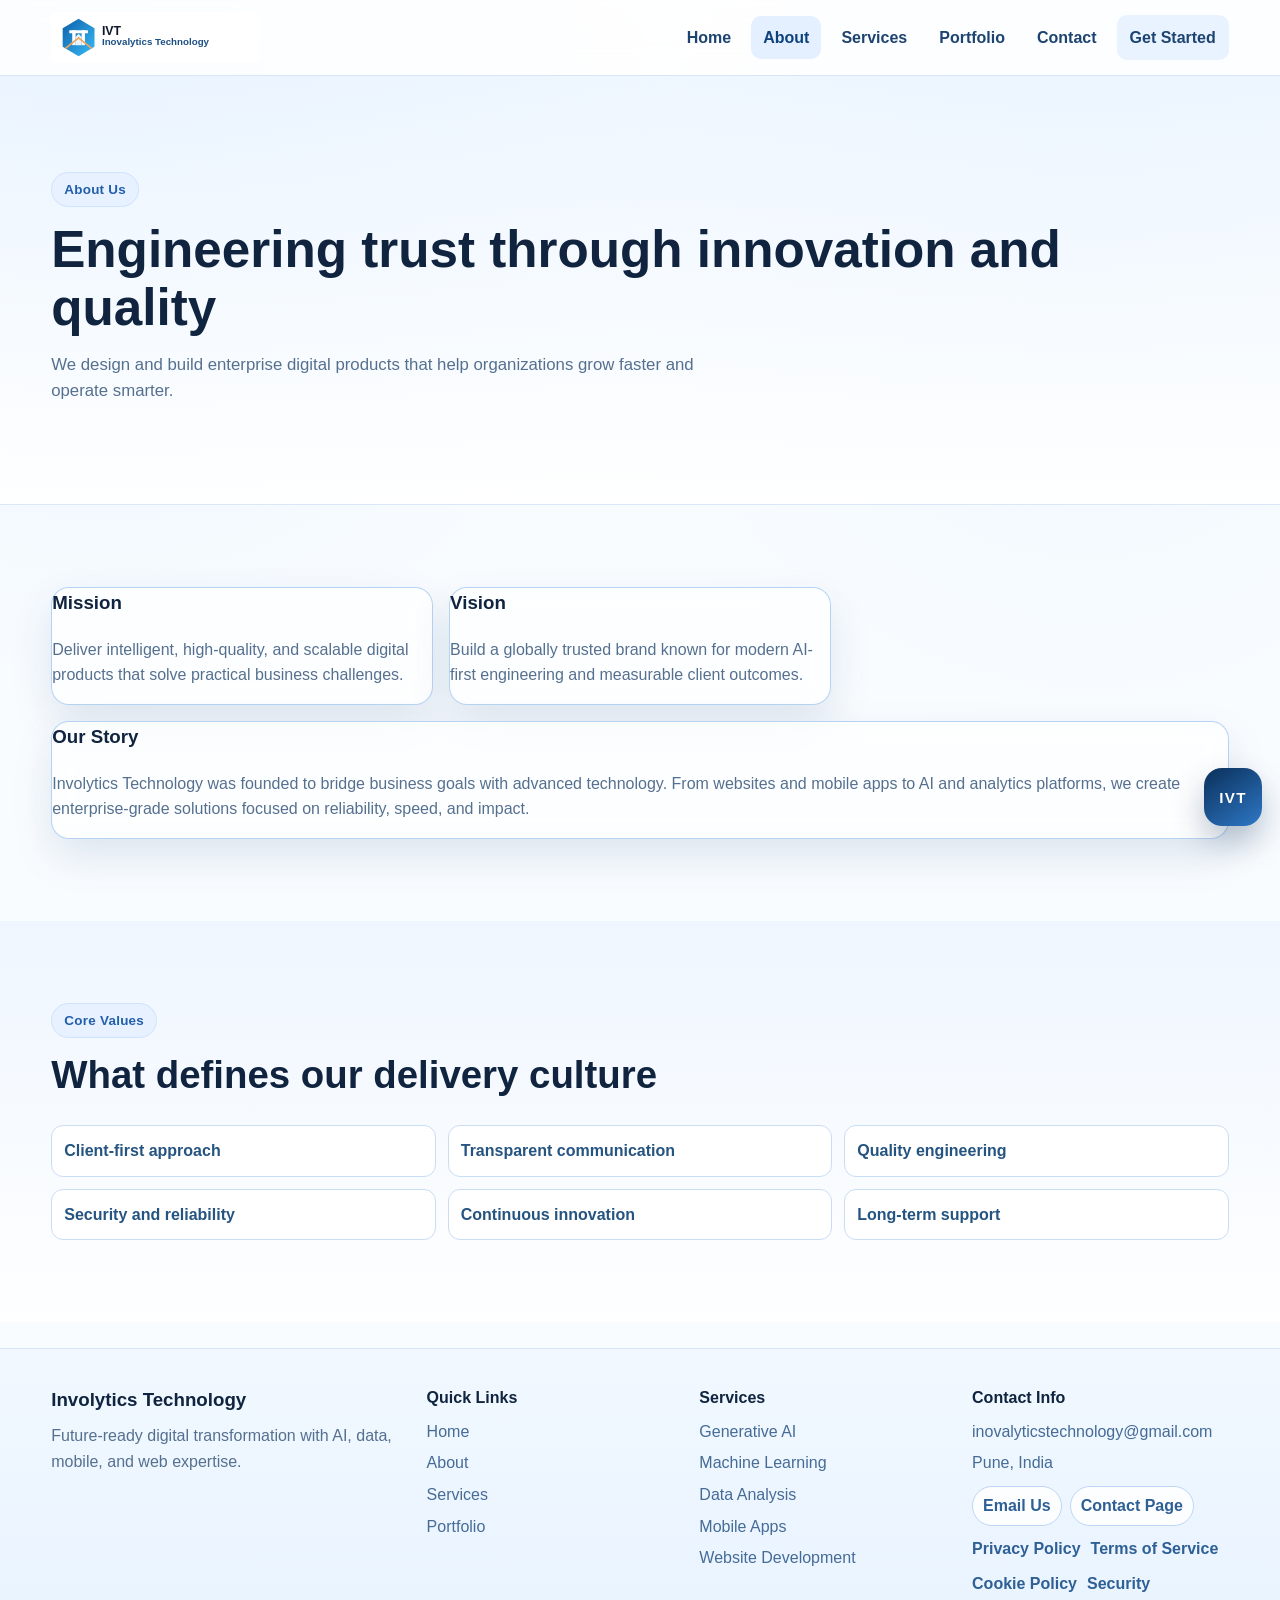
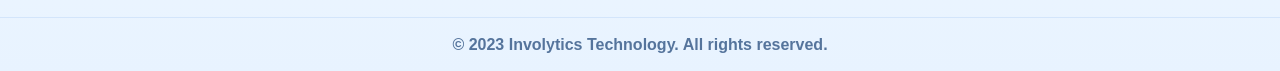
<file: about.html>
﻿<!DOCTYPE html>
<html lang="en">
<head>
  <meta charset="UTF-8" />
  <meta name="viewport" content="width=device-width, initial-scale=1.0" />
  <link rel="icon" type="image/svg+xml" href="images/logo.svg" />
  <title>About | Involytics Technology</title>
  <meta name="description" content="Learn about Involytics Technology mission, vision, and enterprise approach to innovation." />
  <link rel="stylesheet" href="css/style.css?v=2" />
</head>
<body>
  <header class="site-header"><div class="container nav-wrap"><a href="index.html" class="brand"><img src="images/logo.svg" alt="IVT logo" class="brand-logo" /></a><button class="nav-toggle" type="button" data-nav-toggle>Menu</button><nav class="site-nav" data-nav><a href="index.html">Home</a><a href="about.html">About</a><a href="services.html">Services</a><a href="portfolio.html">Portfolio</a><a href="contact.html">Contact</a><a href="contact.html" class="btn btn-nav">Get Started</a></nav></div></header>
  <main>
    <section class="inner-hero section"><div class="container reveal"><p class="eyebrow">About Us</p><h1>Engineering trust through innovation and quality</h1><p class="lead">We design and build enterprise digital products that help organizations grow faster and operate smarter.</p></div></section>
    <section class="section"><div class="container about-grid"><article class="glass-card reveal"><h3>Mission</h3><p>Deliver intelligent, high-quality, and scalable digital products that solve practical business challenges.</p></article><article class="glass-card reveal"><h3>Vision</h3><p>Build a globally trusted brand known for modern AI-first engineering and measurable client outcomes.</p></article><article class="glass-card reveal about-story"><h3>Our Story</h3><p>Involytics Technology was founded to bridge business goals with advanced technology. From websites and mobile apps to AI and analytics platforms, we create enterprise-grade solutions focused on reliability, speed, and impact.</p></article></div></section>
    <section class="section section-alt"><div class="container"><div class="section-head reveal"><p class="eyebrow">Core Values</p><h2>What defines our delivery culture</h2></div><div class="chips-grid reveal"><span>Client-first approach</span><span>Transparent communication</span><span>Quality engineering</span><span>Security and reliability</span><span>Continuous innovation</span><span>Long-term support</span></div></div></section>
  </main>
  <footer class="site-footer"><div class="container footer-grid"><div><h3>Involytics Technology</h3><p>Future-ready digital transformation with AI, data, mobile, and web expertise.</p></div><div><h4>Quick Links</h4><ul><li><a href="index.html">Home</a></li><li><a href="about.html">About</a></li><li><a href="services.html">Services</a></li><li><a href="portfolio.html">Portfolio</a></li></ul></div><div><h4>Services</h4><ul><li>Generative AI</li><li>Machine Learning</li><li>Data Analysis</li><li>Mobile Apps</li><li>Website Development</li></ul></div><div><h4>Contact Info</h4><ul><li>inovalyticstechnology@gmail.com</li><li>Pune, India</li></ul><div class="social-row"><a href="mailto:inovalyticstechnology@gmail.com">Email Us</a><a href="contact.html">Contact Page</a></div><div class="legal-links"><a href="privacy.html">Privacy Policy</a><a href="terms.html">Terms of Service</a><a href="cookies.html">Cookie Policy</a><a href="security.html">Security</a></div></div></div><div class="copyright">&copy; 2023 Involytics Technology. All rights reserved.</div></footer>
    <button class="chatbot-toggle" type="button" data-chatbot-toggle aria-label="Open IVT chatbot">IVT</button>
  <div class="chatbot-panel" data-chatbot-panel>
    <div class="chatbot-head"><strong>IVT Chatbot</strong><span>Ask about services, pricing, and project planning</span></div>
    <div class="chatbot-messages" data-chatbot-messages>
      <div class="chatbot-message chatbot-bot">Hi, I am the IVT assistant. How can I help you today?</div>
    </div>
    <div class="chatbot-quick">
      <button type="button" data-chatbot-question="What services does IVT offer?">Services</button>
      <button type="button" data-chatbot-question="How can I contact IVT?">Contact</button>
      <button type="button" data-chatbot-question="Do you build chatbots and websites?">Solutions</button>
    </div>
    <form class="chatbot-form" data-chatbot-form>
      <input type="text" data-chatbot-input placeholder="Ask IVT something..." />
      <button type="submit">Send</button>
    </form>
  </div>
  
  <script src="js/main.js"></script>
</body>
</html>
</file>
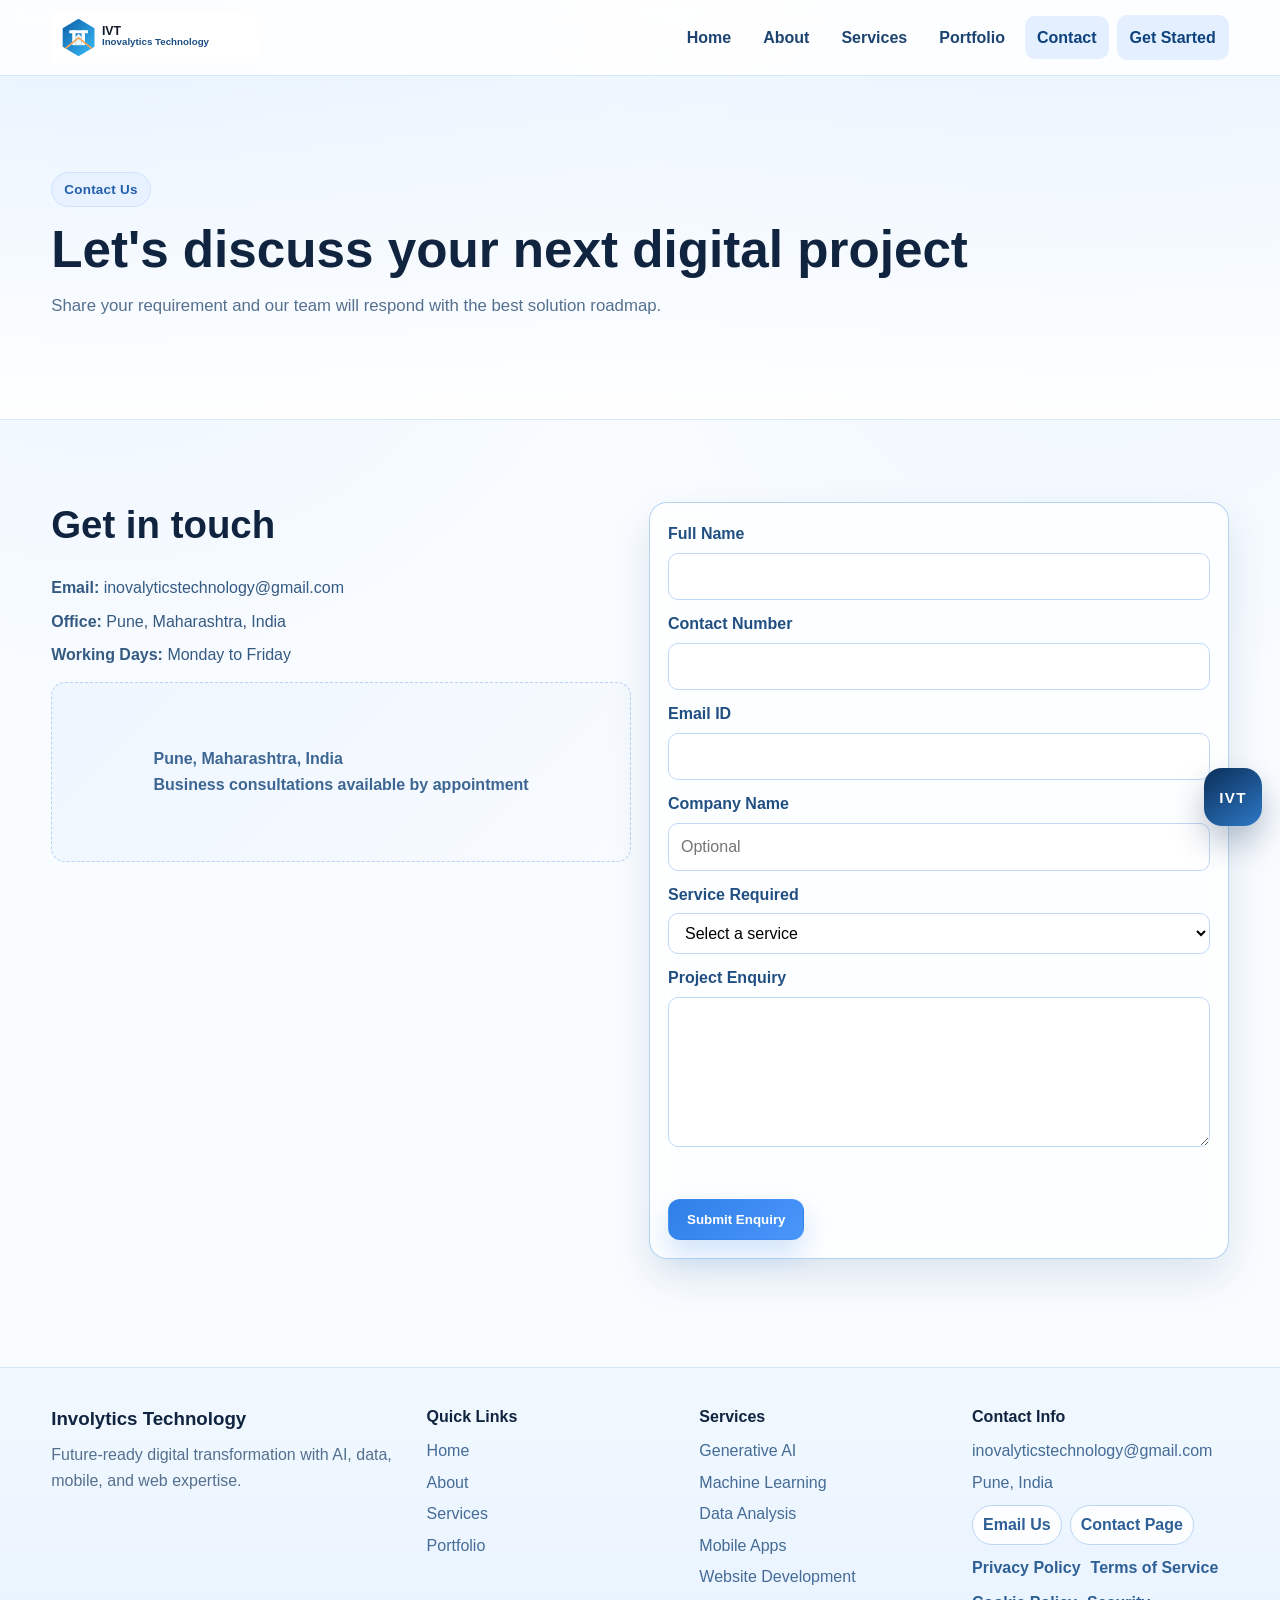
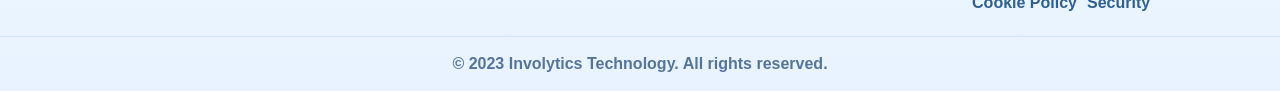
<file: contact.html>
﻿<!DOCTYPE html>
<html lang="en">
<head>
  <meta charset="UTF-8" />
  <meta name="viewport" content="width=device-width, initial-scale=1.0" />
  <link rel="icon" type="image/svg+xml" href="images/logo.svg" />
  <title>Contact | Involytics Technology</title>
  <meta name="description" content="Contact Involytics Technology for AI, ML, Data, Mobile App and Website project enquiries." />
  <link rel="stylesheet" href="css/style.css?v=2" />
</head>
<body>
  <header class="site-header"><div class="container nav-wrap"><a href="index.html" class="brand"><img src="images/logo.svg" alt="IVT logo" class="brand-logo" /></a><button class="nav-toggle" type="button" data-nav-toggle>Menu</button><nav class="site-nav" data-nav><a href="index.html">Home</a><a href="about.html">About</a><a href="services.html">Services</a><a href="portfolio.html">Portfolio</a><a href="contact.html">Contact</a><a href="contact.html" class="btn btn-nav">Get Started</a></nav></div></header>
  <main>
    <section class="inner-hero section"><div class="container reveal"><p class="eyebrow">Contact Us</p><h1>Let's discuss your next digital project</h1><p class="lead">Share your requirement and our team will respond with the best solution roadmap.</p></div></section>
    <section class="section"><div class="container contact-grid"><div class="contact-info reveal"><div class="section-head"><h2>Get in touch</h2></div><ul><li><strong>Email:</strong> inovalyticstechnology@gmail.com</li><li><strong>Office:</strong> Pune, Maharashtra, India</li><li><strong>Working Days:</strong> Monday to Friday</li></ul><div class="map-placeholder">Pune, Maharashtra, India<br />Business consultations available by appointment</div></div><form class="glass-card contact-form reveal" action="/api/enquiries" method="post"><label for="full_name">Full Name</label><input id="full_name" name="full_name" type="text" required /><label for="phone_number">Contact Number</label><input id="phone_number" name="phone_number" type="tel" inputmode="tel" required /><label for="email">Email ID</label><input id="email" name="email" type="email" required /><label for="company_name">Company Name</label><input id="company_name" name="company_name" type="text" placeholder="Optional" /><label for="service_required">Service Required</label><select id="service_required" name="service_required" required><option value="">Select a service</option><option>Generative AI Solutions</option><option>Machine Learning Solutions</option><option>Data Analysis and Insights</option><option>Mobile Application Development</option><option>Website Development</option><option>Chatbot Development</option><option>Custom Software Development</option><option>Other</option></select><label for="project_enquiry">Project Enquiry</label><textarea id="project_enquiry" name="project_enquiry" rows="5" required></textarea><p class="form-status" data-form-status aria-live="polite"></p><button type="submit" class="btn btn-primary">Submit Enquiry</button></form></div></section>
  </main>
  <footer class="site-footer"><div class="container footer-grid"><div><h3>Involytics Technology</h3><p>Future-ready digital transformation with AI, data, mobile, and web expertise.</p></div><div><h4>Quick Links</h4><ul><li><a href="index.html">Home</a></li><li><a href="about.html">About</a></li><li><a href="services.html">Services</a></li><li><a href="portfolio.html">Portfolio</a></li></ul></div><div><h4>Services</h4><ul><li>Generative AI</li><li>Machine Learning</li><li>Data Analysis</li><li>Mobile Apps</li><li>Website Development</li></ul></div><div><h4>Contact Info</h4><ul><li>inovalyticstechnology@gmail.com</li><li>Pune, India</li></ul><div class="social-row"><a href="mailto:inovalyticstechnology@gmail.com">Email Us</a><a href="contact.html">Contact Page</a></div><div class="legal-links"><a href="privacy.html">Privacy Policy</a><a href="terms.html">Terms of Service</a><a href="cookies.html">Cookie Policy</a><a href="security.html">Security</a></div></div></div><div class="copyright">&copy; 2023 Involytics Technology. All rights reserved.</div></footer>
    <button class="chatbot-toggle" type="button" data-chatbot-toggle aria-label="Open IVT chatbot">IVT</button>
  <div class="chatbot-panel" data-chatbot-panel>
    <div class="chatbot-head"><strong>IVT Chatbot</strong><span>Ask about services, pricing, and project planning</span></div>
    <div class="chatbot-messages" data-chatbot-messages>
      <div class="chatbot-message chatbot-bot">Hi, I am the IVT assistant. How can I help you today?</div>
    </div>
    <div class="chatbot-quick">
      <button type="button" data-chatbot-question="What services does IVT offer?">Services</button>
      <button type="button" data-chatbot-question="How can I contact IVT?">Contact</button>
      <button type="button" data-chatbot-question="Do you build chatbots and websites?">Solutions</button>
    </div>
    <form class="chatbot-form" data-chatbot-form>
      <input type="text" data-chatbot-input placeholder="Ask IVT something..." />
      <button type="submit">Send</button>
    </form>
  </div>
  
  <script src="js/main.js"></script>
</body>
</html>
</file>
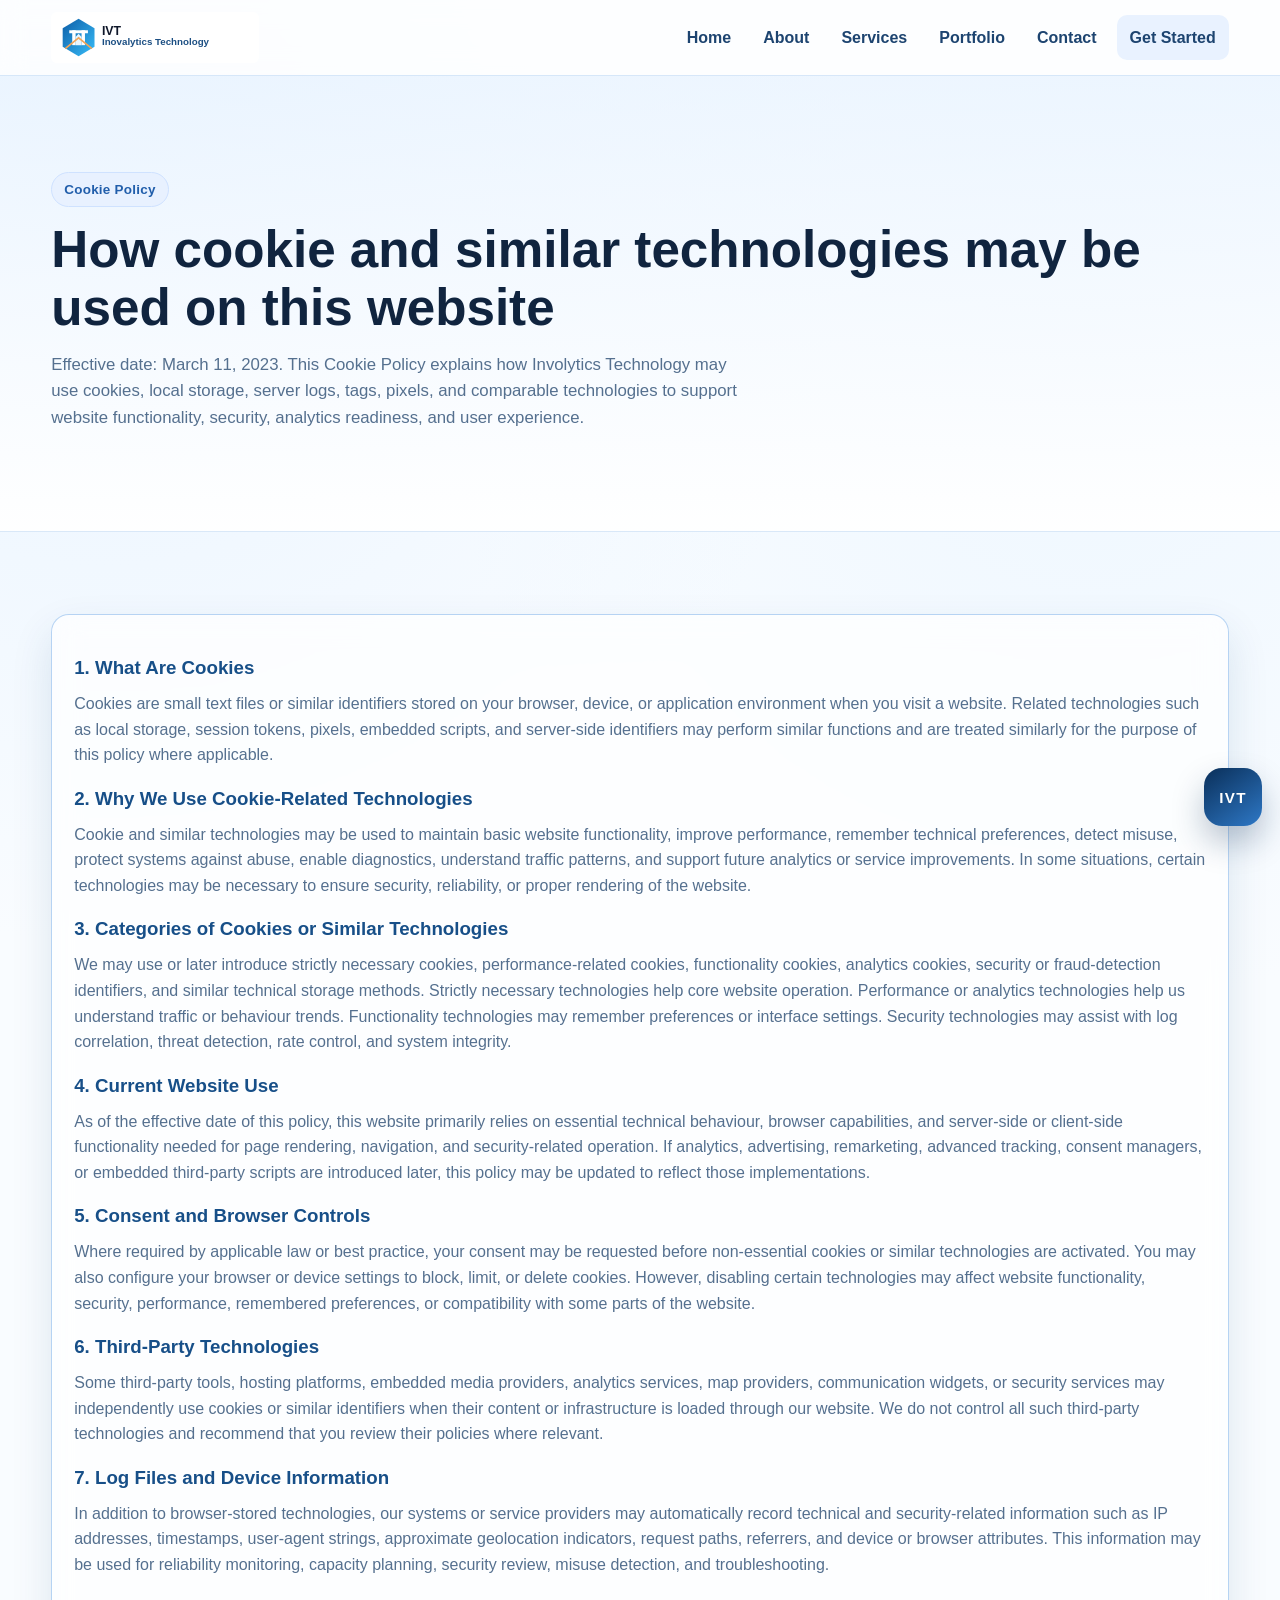
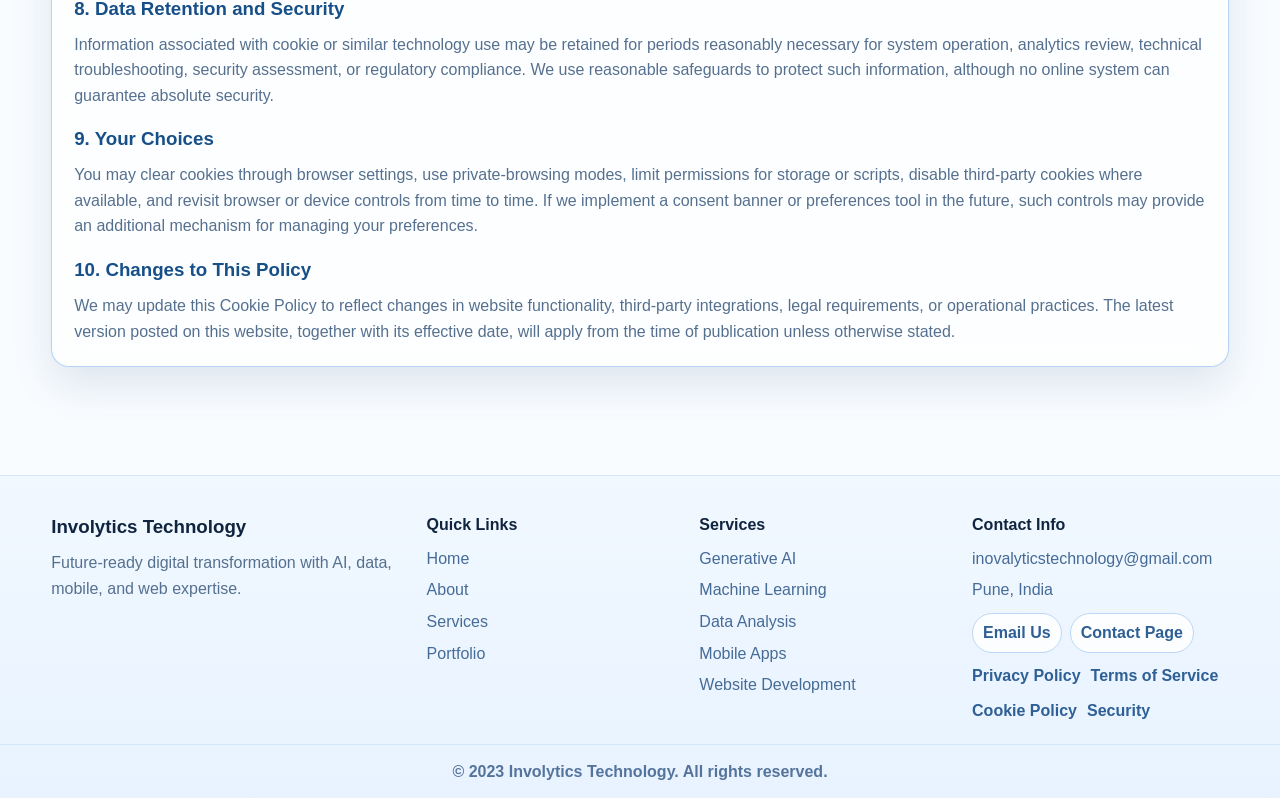
<file: cookies.html>
﻿<!DOCTYPE html>
<html lang="en">
<head><meta charset="UTF-8" /><meta name="viewport" content="width=device-width, initial-scale=1.0" /><link rel="icon" type="image/svg+xml" href="images/logo.svg" /><title>Cookie Policy | Involytics Technology</title><link rel="stylesheet" href="css/style.css?v=2" /></head>
<body>
<header class="site-header"><div class="container nav-wrap"><a href="index.html" class="brand"><img src="images/logo.svg" alt="IVT logo" class="brand-logo" /></a><button class="nav-toggle" type="button" data-nav-toggle>Menu</button><nav class="site-nav" data-nav><a href="index.html">Home</a><a href="about.html">About</a><a href="services.html">Services</a><a href="portfolio.html">Portfolio</a><a href="contact.html">Contact</a><a href="contact.html" class="btn btn-nav">Get Started</a></nav></div></header>
<main><section class="inner-hero section"><div class="container reveal"><p class="eyebrow">Cookie Policy</p><h1>How cookie and similar technologies may be used on this website</h1><p class="lead">Effective date: March 11, 2023. This Cookie Policy explains how Involytics Technology may use cookies, local storage, server logs, tags, pixels, and comparable technologies to support website functionality, security, analytics readiness, and user experience.</p></div></section><section class="section"><div class="container glass-card legal-page reveal"><h3>1. What Are Cookies</h3><p>Cookies are small text files or similar identifiers stored on your browser, device, or application environment when you visit a website. Related technologies such as local storage, session tokens, pixels, embedded scripts, and server-side identifiers may perform similar functions and are treated similarly for the purpose of this policy where applicable.</p><h3>2. Why We Use Cookie-Related Technologies</h3><p>Cookie and similar technologies may be used to maintain basic website functionality, improve performance, remember technical preferences, detect misuse, protect systems against abuse, enable diagnostics, understand traffic patterns, and support future analytics or service improvements. In some situations, certain technologies may be necessary to ensure security, reliability, or proper rendering of the website.</p><h3>3. Categories of Cookies or Similar Technologies</h3><p>We may use or later introduce strictly necessary cookies, performance-related cookies, functionality cookies, analytics cookies, security or fraud-detection identifiers, and similar technical storage methods. Strictly necessary technologies help core website operation. Performance or analytics technologies help us understand traffic or behaviour trends. Functionality technologies may remember preferences or interface settings. Security technologies may assist with log correlation, threat detection, rate control, and system integrity.</p><h3>4. Current Website Use</h3><p>As of the effective date of this policy, this website primarily relies on essential technical behaviour, browser capabilities, and server-side or client-side functionality needed for page rendering, navigation, and security-related operation. If analytics, advertising, remarketing, advanced tracking, consent managers, or embedded third-party scripts are introduced later, this policy may be updated to reflect those implementations.</p><h3>5. Consent and Browser Controls</h3><p>Where required by applicable law or best practice, your consent may be requested before non-essential cookies or similar technologies are activated. You may also configure your browser or device settings to block, limit, or delete cookies. However, disabling certain technologies may affect website functionality, security, performance, remembered preferences, or compatibility with some parts of the website.</p><h3>6. Third-Party Technologies</h3><p>Some third-party tools, hosting platforms, embedded media providers, analytics services, map providers, communication widgets, or security services may independently use cookies or similar identifiers when their content or infrastructure is loaded through our website. We do not control all such third-party technologies and recommend that you review their policies where relevant.</p><h3>7. Log Files and Device Information</h3><p>In addition to browser-stored technologies, our systems or service providers may automatically record technical and security-related information such as IP addresses, timestamps, user-agent strings, approximate geolocation indicators, request paths, referrers, and device or browser attributes. This information may be used for reliability monitoring, capacity planning, security review, misuse detection, and troubleshooting.</p><h3>8. Data Retention and Security</h3><p>Information associated with cookie or similar technology use may be retained for periods reasonably necessary for system operation, analytics review, technical troubleshooting, security assessment, or regulatory compliance. We use reasonable safeguards to protect such information, although no online system can guarantee absolute security.</p><h3>9. Your Choices</h3><p>You may clear cookies through browser settings, use private-browsing modes, limit permissions for storage or scripts, disable third-party cookies where available, and revisit browser or device controls from time to time. If we implement a consent banner or preferences tool in the future, such controls may provide an additional mechanism for managing your preferences.</p><h3>10. Changes to This Policy</h3><p>We may update this Cookie Policy to reflect changes in website functionality, third-party integrations, legal requirements, or operational practices. The latest version posted on this website, together with its effective date, will apply from the time of publication unless otherwise stated.</p></div></section></main>
<footer class="site-footer"><div class="container footer-grid"><div><h3>Involytics Technology</h3><p>Future-ready digital transformation with AI, data, mobile, and web expertise.</p></div><div><h4>Quick Links</h4><ul><li><a href="index.html">Home</a></li><li><a href="about.html">About</a></li><li><a href="services.html">Services</a></li><li><a href="portfolio.html">Portfolio</a></li></ul></div><div><h4>Services</h4><ul><li>Generative AI</li><li>Machine Learning</li><li>Data Analysis</li><li>Mobile Apps</li><li>Website Development</li></ul></div><div><h4>Contact Info</h4><ul><li>inovalyticstechnology@gmail.com</li><li>Pune, India</li></ul><div class="social-row"><a href="mailto:inovalyticstechnology@gmail.com">Email Us</a><a href="contact.html">Contact Page</a></div><div class="legal-links"><a href="privacy.html">Privacy Policy</a><a href="terms.html">Terms of Service</a><a href="cookies.html">Cookie Policy</a><a href="security.html">Security</a></div></div></div><div class="copyright">&copy; 2023 Involytics Technology. All rights reserved.</div></footer>
  <button class="chatbot-toggle" type="button" data-chatbot-toggle aria-label="Open IVT chatbot">IVT</button>
  <div class="chatbot-panel" data-chatbot-panel>
    <div class="chatbot-head"><strong>IVT Chatbot</strong><span>Ask about services, pricing, and project planning</span></div>
    <div class="chatbot-messages" data-chatbot-messages>
      <div class="chatbot-message chatbot-bot">Hi, I am the IVT assistant. How can I help you today?</div>
    </div>
    <div class="chatbot-quick">
      <button type="button" data-chatbot-question="What services does IVT offer?">Services</button>
      <button type="button" data-chatbot-question="How can I contact IVT?">Contact</button>
      <button type="button" data-chatbot-question="Do you build chatbots and websites?">Solutions</button>
    </div>
    <form class="chatbot-form" data-chatbot-form>
      <input type="text" data-chatbot-input placeholder="Ask IVT something..." />
      <button type="submit">Send</button>
    </form>
  </div>
  <script src="js/main.js"></script>
</body></html>
</file>
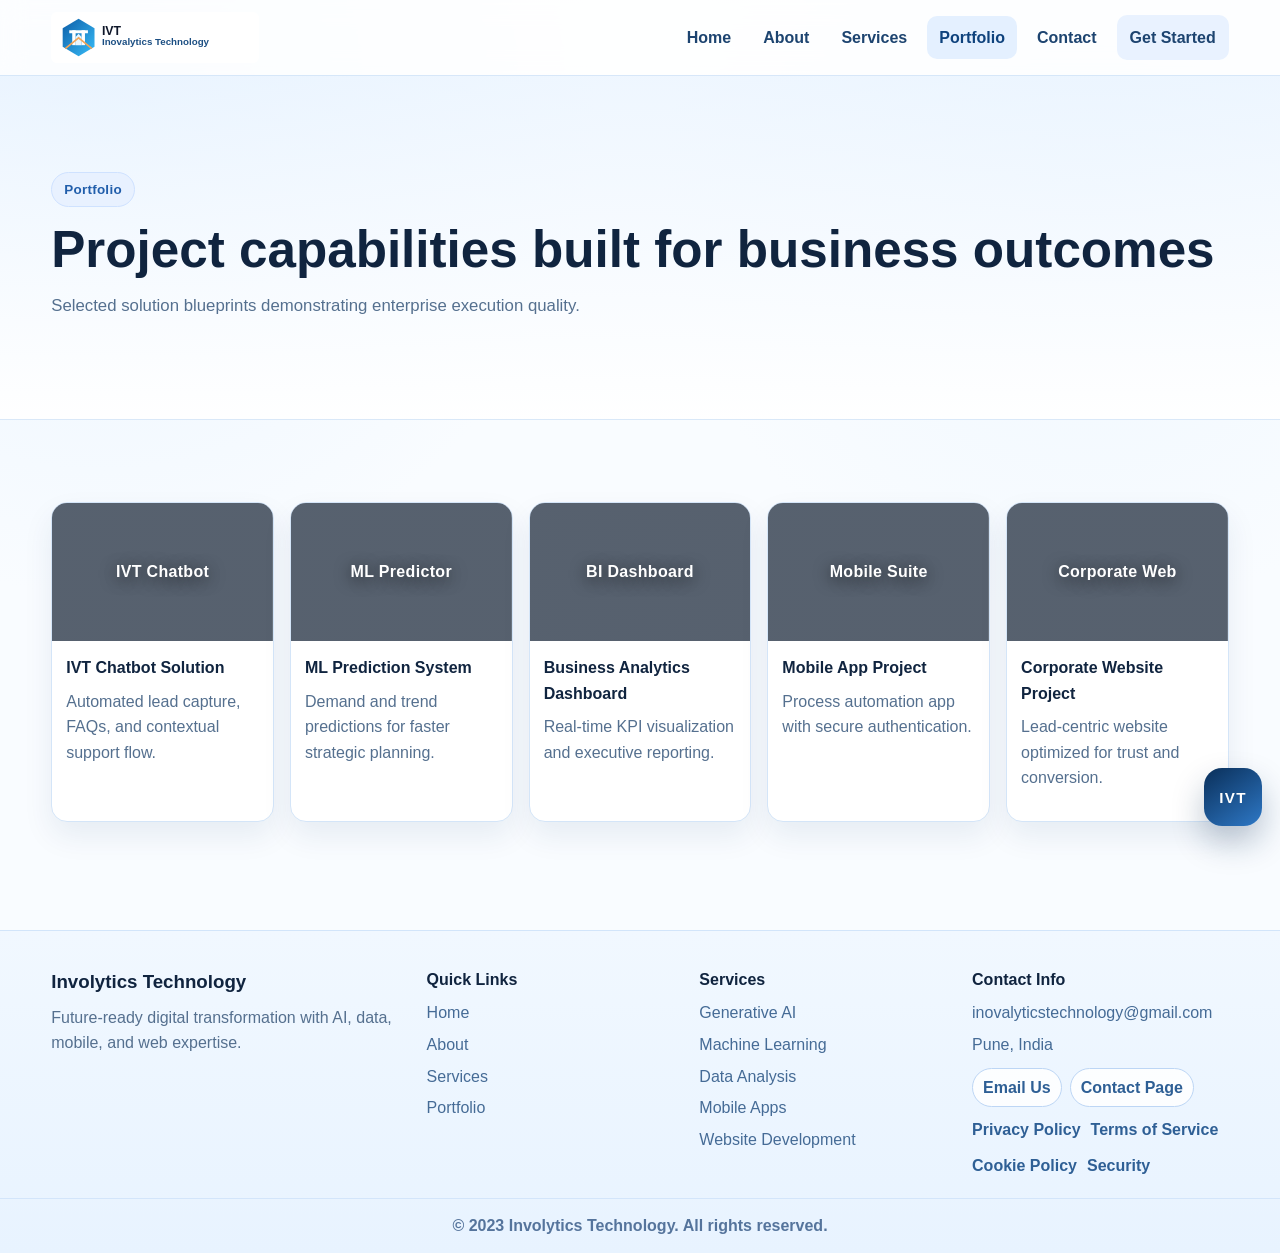
<file: portfolio.html>
﻿<!DOCTYPE html>
<html lang="en">
<head>
  <meta charset="UTF-8" />
  <meta name="viewport" content="width=device-width, initial-scale=1.0" />
  <link rel="icon" type="image/svg+xml" href="images/logo.svg" />
  <title>Portfolio | Involytics Technology</title>
  <meta name="description" content="View portfolio capabilities by Involytics Technology across AI, ML, analytics, mobile and web." />
  <link rel="stylesheet" href="css/style.css?v=2" />
</head>
<body>
  <header class="site-header"><div class="container nav-wrap"><a href="index.html" class="brand"><img src="images/logo.svg" alt="IVT logo" class="brand-logo" /></a><button class="nav-toggle" type="button" data-nav-toggle>Menu</button><nav class="site-nav" data-nav><a href="index.html">Home</a><a href="about.html">About</a><a href="services.html">Services</a><a href="portfolio.html">Portfolio</a><a href="contact.html">Contact</a><a href="contact.html" class="btn btn-nav">Get Started</a></nav></div></header>
  <main>
    <section class="inner-hero section"><div class="container reveal"><p class="eyebrow">Portfolio</p><h1>Project capabilities built for business outcomes</h1><p class="lead">Selected solution blueprints demonstrating enterprise execution quality.</p></div></section>
    <section class="section"><div class="container"><div class="cards-grid portfolio-grid"><article class="project-card reveal"><div class="project-image" style="background-image:linear-gradient(rgba(7,22,42,.68),rgba(7,22,42,.68)),url('https://images.unsplash.com/photo-1531297484001-80022131f5a1?auto=format&fit=crop&w=1200&q=80')">IVT Chatbot</div><div class="project-body"><h3>IVT Chatbot Solution</h3><p>Automated lead capture, FAQs, and contextual support flow.</p></div></article><article class="project-card reveal"><div class="project-image" style="background-image:linear-gradient(rgba(7,22,42,.68),rgba(7,22,42,.68)),url('https://images.unsplash.com/photo-1515879218367-8466d910aaa4?auto=format&fit=crop&w=1200&q=80')">ML Predictor</div><div class="project-body"><h3>ML Prediction System</h3><p>Demand and trend predictions for faster strategic planning.</p></div></article><article class="project-card reveal"><div class="project-image" style="background-image:linear-gradient(rgba(7,22,42,.68),rgba(7,22,42,.68)),url('https://images.unsplash.com/photo-1460925895917-afdab827c52f?auto=format&fit=crop&w=1200&q=80')">BI Dashboard</div><div class="project-body"><h3>Business Analytics Dashboard</h3><p>Real-time KPI visualization and executive reporting.</p></div></article><article class="project-card reveal"><div class="project-image" style="background-image:linear-gradient(rgba(7,22,42,.68),rgba(7,22,42,.68)),url('https://images.unsplash.com/photo-1526498460520-4c246339dccb?auto=format&fit=crop&w=1200&q=80')">Mobile Suite</div><div class="project-body"><h3>Mobile App Project</h3><p>Process automation app with secure authentication.</p></div></article><article class="project-card reveal"><div class="project-image" style="background-image:linear-gradient(rgba(7,22,42,.68),rgba(7,22,42,.68)),url('https://images.unsplash.com/photo-1461749280684-dccba630e2f6?auto=format&fit=crop&w=1200&q=80')">Corporate Web</div><div class="project-body"><h3>Corporate Website Project</h3><p>Lead-centric website optimized for trust and conversion.</p></div></article></div></div></section>
  </main>
  <footer class="site-footer"><div class="container footer-grid"><div><h3>Involytics Technology</h3><p>Future-ready digital transformation with AI, data, mobile, and web expertise.</p></div><div><h4>Quick Links</h4><ul><li><a href="index.html">Home</a></li><li><a href="about.html">About</a></li><li><a href="services.html">Services</a></li><li><a href="portfolio.html">Portfolio</a></li></ul></div><div><h4>Services</h4><ul><li>Generative AI</li><li>Machine Learning</li><li>Data Analysis</li><li>Mobile Apps</li><li>Website Development</li></ul></div><div><h4>Contact Info</h4><ul><li>inovalyticstechnology@gmail.com</li><li>Pune, India</li></ul><div class="social-row"><a href="mailto:inovalyticstechnology@gmail.com">Email Us</a><a href="contact.html">Contact Page</a></div><div class="legal-links"><a href="privacy.html">Privacy Policy</a><a href="terms.html">Terms of Service</a><a href="cookies.html">Cookie Policy</a><a href="security.html">Security</a></div></div></div><div class="copyright">&copy; 2023 Involytics Technology. All rights reserved.</div></footer>
    <button class="chatbot-toggle" type="button" data-chatbot-toggle aria-label="Open IVT chatbot">IVT</button>
  <div class="chatbot-panel" data-chatbot-panel>
    <div class="chatbot-head"><strong>IVT Chatbot</strong><span>Ask about services, pricing, and project planning</span></div>
    <div class="chatbot-messages" data-chatbot-messages>
      <div class="chatbot-message chatbot-bot">Hi, I am the IVT assistant. How can I help you today?</div>
    </div>
    <div class="chatbot-quick">
      <button type="button" data-chatbot-question="What services does IVT offer?">Services</button>
      <button type="button" data-chatbot-question="How can I contact IVT?">Contact</button>
      <button type="button" data-chatbot-question="Do you build chatbots and websites?">Solutions</button>
    </div>
    <form class="chatbot-form" data-chatbot-form>
      <input type="text" data-chatbot-input placeholder="Ask IVT something..." />
      <button type="submit">Send</button>
    </form>
  </div>
  
  <script src="js/main.js"></script>
</body>
</html>
</file>
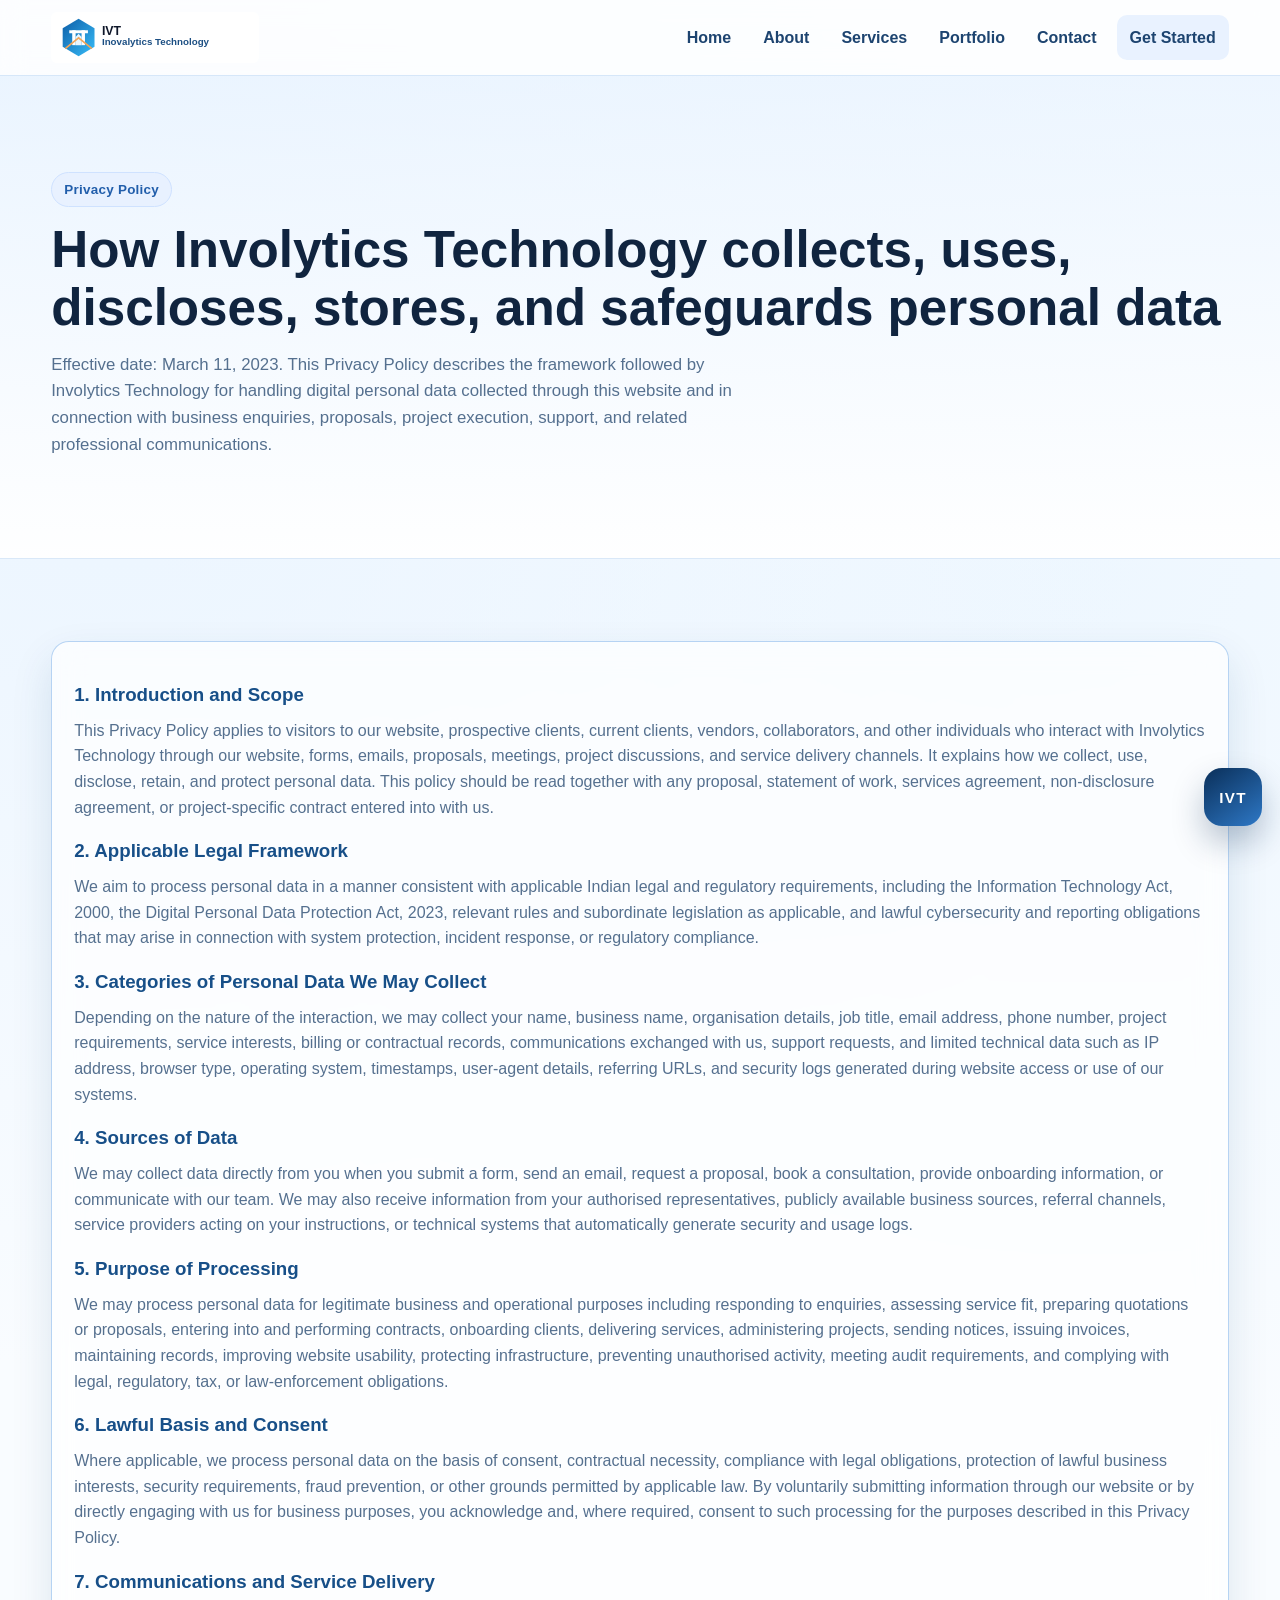
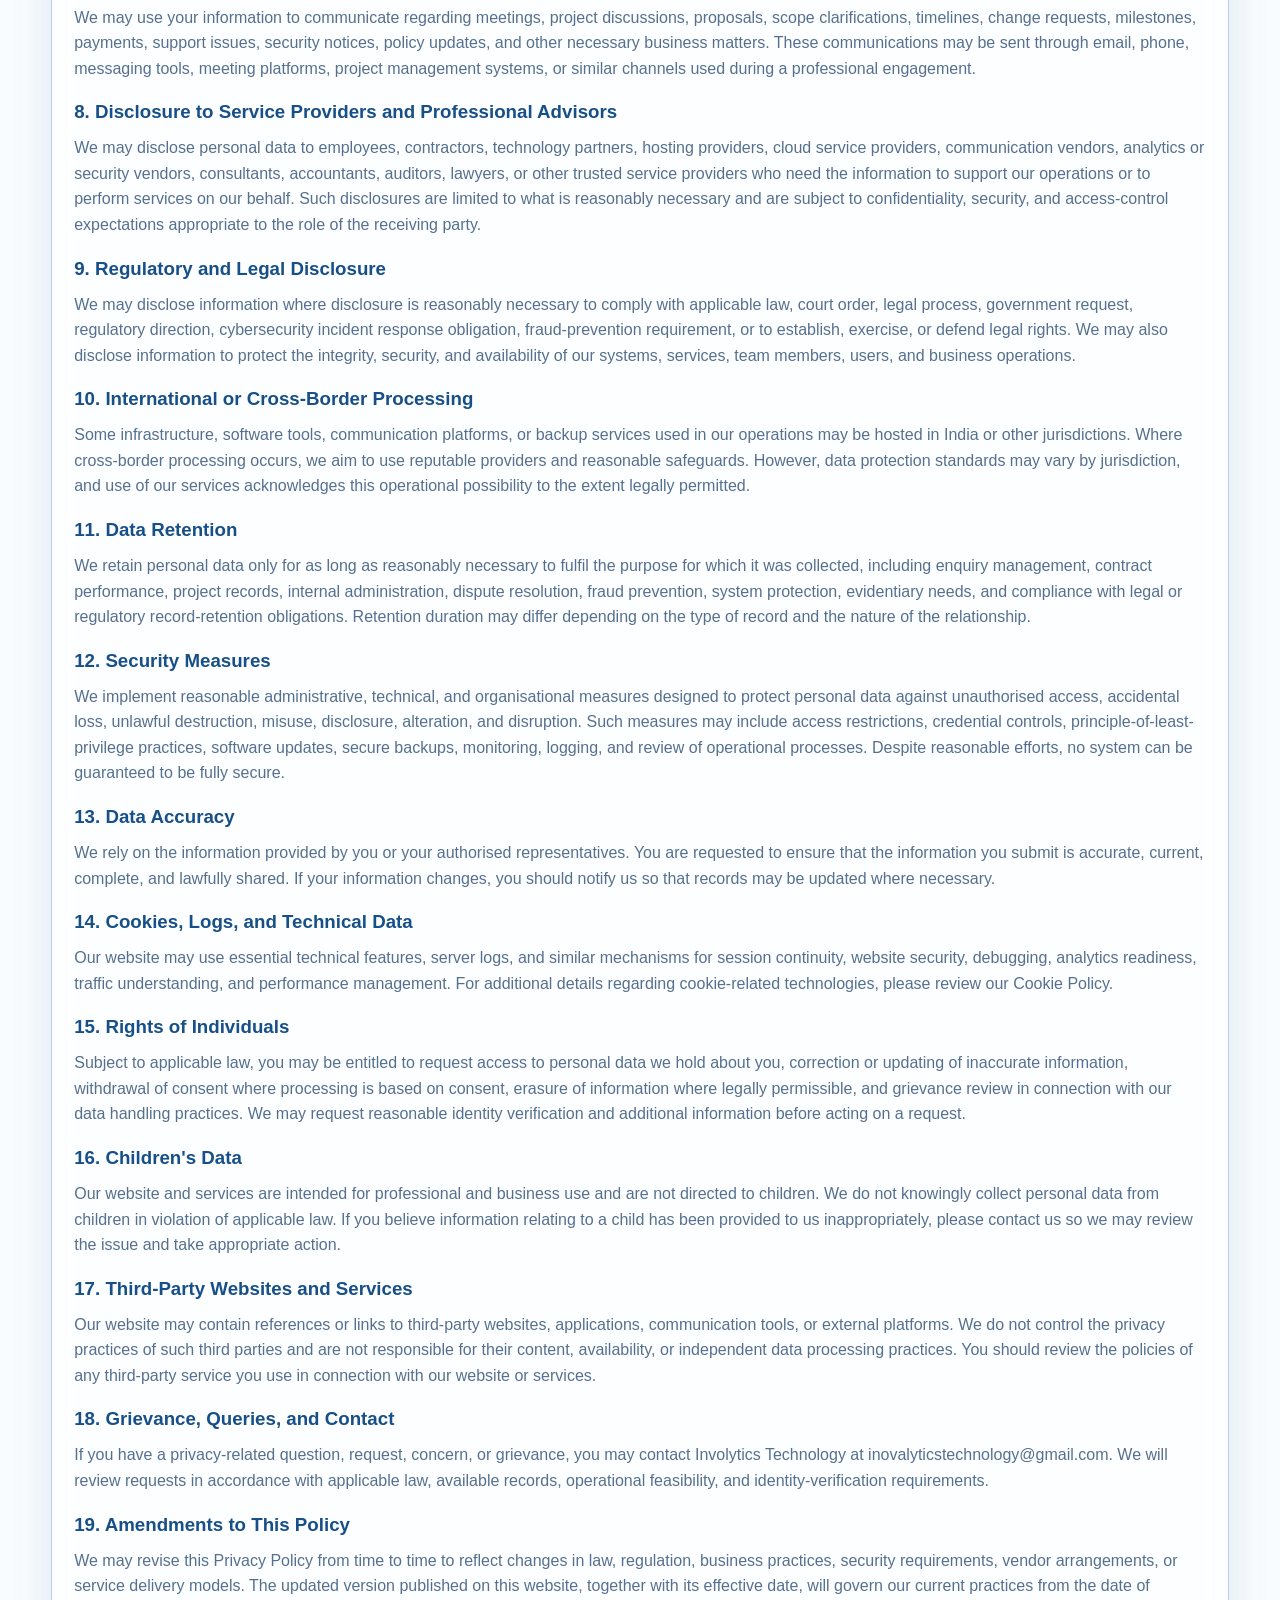
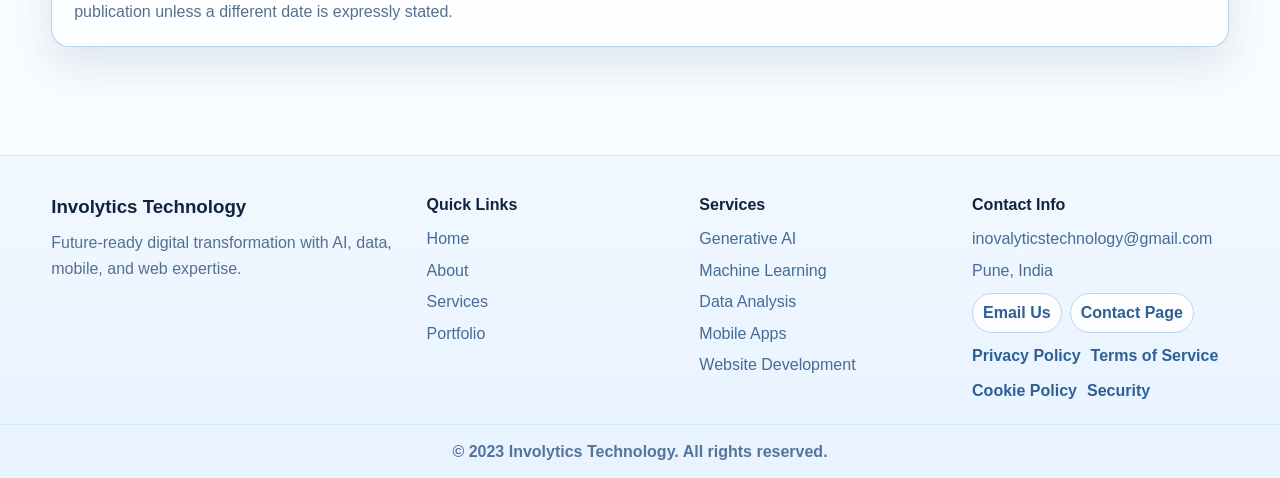
<file: privacy.html>
﻿<!DOCTYPE html>
<html lang="en">
<head>
  <meta charset="UTF-8" />
  <meta name="viewport" content="width=device-width, initial-scale=1.0" />
  <link rel="icon" type="image/svg+xml" href="images/logo.svg" />
  <title>Privacy Policy | Involytics Technology</title>
  <link rel="stylesheet" href="css/style.css?v=2" />
</head>
<body>
  <header class="site-header">
    <div class="container nav-wrap">
      <a href="index.html" class="brand">
        <img src="images/logo.svg" alt="IVT logo" class="brand-logo" />
      </a>
      <button class="nav-toggle" type="button" data-nav-toggle>Menu</button>
      <nav class="site-nav" data-nav>
        <a href="index.html">Home</a>
        <a href="about.html">About</a>
        <a href="services.html">Services</a>
        <a href="portfolio.html">Portfolio</a>
        <a href="contact.html">Contact</a>
        <a href="contact.html" class="btn btn-nav">Get Started</a>
      </nav>
    </div>
  </header>

  <main>
    <section class="inner-hero section">
      <div class="container reveal">
        <p class="eyebrow">Privacy Policy</p>
        <h1>How Involytics Technology collects, uses, discloses, stores, and safeguards personal data</h1>
        <p class="lead">Effective date: March 11, 2023. This Privacy Policy describes the framework followed by Involytics Technology for handling digital personal data collected through this website and in connection with business enquiries, proposals, project execution, support, and related professional communications.</p>
      </div>
    </section>

    <section class="section">
      <div class="container glass-card legal-page reveal">
        <h3>1. Introduction and Scope</h3>
        <p>This Privacy Policy applies to visitors to our website, prospective clients, current clients, vendors, collaborators, and other individuals who interact with Involytics Technology through our website, forms, emails, proposals, meetings, project discussions, and service delivery channels. It explains how we collect, use, disclose, retain, and protect personal data. This policy should be read together with any proposal, statement of work, services agreement, non-disclosure agreement, or project-specific contract entered into with us.</p>

        <h3>2. Applicable Legal Framework</h3>
        <p>We aim to process personal data in a manner consistent with applicable Indian legal and regulatory requirements, including the Information Technology Act, 2000, the Digital Personal Data Protection Act, 2023, relevant rules and subordinate legislation as applicable, and lawful cybersecurity and reporting obligations that may arise in connection with system protection, incident response, or regulatory compliance.</p>

        <h3>3. Categories of Personal Data We May Collect</h3>
        <p>Depending on the nature of the interaction, we may collect your name, business name, organisation details, job title, email address, phone number, project requirements, service interests, billing or contractual records, communications exchanged with us, support requests, and limited technical data such as IP address, browser type, operating system, timestamps, user-agent details, referring URLs, and security logs generated during website access or use of our systems.</p>

        <h3>4. Sources of Data</h3>
        <p>We may collect data directly from you when you submit a form, send an email, request a proposal, book a consultation, provide onboarding information, or communicate with our team. We may also receive information from your authorised representatives, publicly available business sources, referral channels, service providers acting on your instructions, or technical systems that automatically generate security and usage logs.</p>

        <h3>5. Purpose of Processing</h3>
        <p>We may process personal data for legitimate business and operational purposes including responding to enquiries, assessing service fit, preparing quotations or proposals, entering into and performing contracts, onboarding clients, delivering services, administering projects, sending notices, issuing invoices, maintaining records, improving website usability, protecting infrastructure, preventing unauthorised activity, meeting audit requirements, and complying with legal, regulatory, tax, or law-enforcement obligations.</p>

        <h3>6. Lawful Basis and Consent</h3>
        <p>Where applicable, we process personal data on the basis of consent, contractual necessity, compliance with legal obligations, protection of lawful business interests, security requirements, fraud prevention, or other grounds permitted by applicable law. By voluntarily submitting information through our website or by directly engaging with us for business purposes, you acknowledge and, where required, consent to such processing for the purposes described in this Privacy Policy.</p>

        <h3>7. Communications and Service Delivery</h3>
        <p>We may use your information to communicate regarding meetings, project discussions, proposals, scope clarifications, timelines, change requests, milestones, payments, support issues, security notices, policy updates, and other necessary business matters. These communications may be sent through email, phone, messaging tools, meeting platforms, project management systems, or similar channels used during a professional engagement.</p>

        <h3>8. Disclosure to Service Providers and Professional Advisors</h3>
        <p>We may disclose personal data to employees, contractors, technology partners, hosting providers, cloud service providers, communication vendors, analytics or security vendors, consultants, accountants, auditors, lawyers, or other trusted service providers who need the information to support our operations or to perform services on our behalf. Such disclosures are limited to what is reasonably necessary and are subject to confidentiality, security, and access-control expectations appropriate to the role of the receiving party.</p>

        <h3>9. Regulatory and Legal Disclosure</h3>
        <p>We may disclose information where disclosure is reasonably necessary to comply with applicable law, court order, legal process, government request, regulatory direction, cybersecurity incident response obligation, fraud-prevention requirement, or to establish, exercise, or defend legal rights. We may also disclose information to protect the integrity, security, and availability of our systems, services, team members, users, and business operations.</p>

        <h3>10. International or Cross-Border Processing</h3>
        <p>Some infrastructure, software tools, communication platforms, or backup services used in our operations may be hosted in India or other jurisdictions. Where cross-border processing occurs, we aim to use reputable providers and reasonable safeguards. However, data protection standards may vary by jurisdiction, and use of our services acknowledges this operational possibility to the extent legally permitted.</p>

        <h3>11. Data Retention</h3>
        <p>We retain personal data only for as long as reasonably necessary to fulfil the purpose for which it was collected, including enquiry management, contract performance, project records, internal administration, dispute resolution, fraud prevention, system protection, evidentiary needs, and compliance with legal or regulatory record-retention obligations. Retention duration may differ depending on the type of record and the nature of the relationship.</p>

        <h3>12. Security Measures</h3>
        <p>We implement reasonable administrative, technical, and organisational measures designed to protect personal data against unauthorised access, accidental loss, unlawful destruction, misuse, disclosure, alteration, and disruption. Such measures may include access restrictions, credential controls, principle-of-least-privilege practices, software updates, secure backups, monitoring, logging, and review of operational processes. Despite reasonable efforts, no system can be guaranteed to be fully secure.</p>

        <h3>13. Data Accuracy</h3>
        <p>We rely on the information provided by you or your authorised representatives. You are requested to ensure that the information you submit is accurate, current, complete, and lawfully shared. If your information changes, you should notify us so that records may be updated where necessary.</p>

        <h3>14. Cookies, Logs, and Technical Data</h3>
        <p>Our website may use essential technical features, server logs, and similar mechanisms for session continuity, website security, debugging, analytics readiness, traffic understanding, and performance management. For additional details regarding cookie-related technologies, please review our Cookie Policy.</p>

        <h3>15. Rights of Individuals</h3>
        <p>Subject to applicable law, you may be entitled to request access to personal data we hold about you, correction or updating of inaccurate information, withdrawal of consent where processing is based on consent, erasure of information where legally permissible, and grievance review in connection with our data handling practices. We may request reasonable identity verification and additional information before acting on a request.</p>

        <h3>16. Children's Data</h3>
        <p>Our website and services are intended for professional and business use and are not directed to children. We do not knowingly collect personal data from children in violation of applicable law. If you believe information relating to a child has been provided to us inappropriately, please contact us so we may review the issue and take appropriate action.</p>

        <h3>17. Third-Party Websites and Services</h3>
        <p>Our website may contain references or links to third-party websites, applications, communication tools, or external platforms. We do not control the privacy practices of such third parties and are not responsible for their content, availability, or independent data processing practices. You should review the policies of any third-party service you use in connection with our website or services.</p>

        <h3>18. Grievance, Queries, and Contact</h3>
        <p>If you have a privacy-related question, request, concern, or grievance, you may contact Involytics Technology at inovalyticstechnology@gmail.com. We will review requests in accordance with applicable law, available records, operational feasibility, and identity-verification requirements.</p>

        <h3>19. Amendments to This Policy</h3>
        <p>We may revise this Privacy Policy from time to time to reflect changes in law, regulation, business practices, security requirements, vendor arrangements, or service delivery models. The updated version published on this website, together with its effective date, will govern our current practices from the date of publication unless a different date is expressly stated.</p>
      </div>
    </section>
  </main>

  <footer class="site-footer"><div class="container footer-grid"><div><h3>Involytics Technology</h3><p>Future-ready digital transformation with AI, data, mobile, and web expertise.</p></div><div><h4>Quick Links</h4><ul><li><a href="index.html">Home</a></li><li><a href="about.html">About</a></li><li><a href="services.html">Services</a></li><li><a href="portfolio.html">Portfolio</a></li></ul></div><div><h4>Services</h4><ul><li>Generative AI</li><li>Machine Learning</li><li>Data Analysis</li><li>Mobile Apps</li><li>Website Development</li></ul></div><div><h4>Contact Info</h4><ul><li>inovalyticstechnology@gmail.com</li><li>Pune, India</li></ul><div class="social-row"><a href="mailto:inovalyticstechnology@gmail.com">Email Us</a><a href="contact.html">Contact Page</a></div><div class="legal-links"><a href="privacy.html">Privacy Policy</a><a href="terms.html">Terms of Service</a><a href="cookies.html">Cookie Policy</a><a href="security.html">Security</a></div></div></div><div class="copyright">&copy; 2023 Involytics Technology. All rights reserved.</div></footer>
    <button class="chatbot-toggle" type="button" data-chatbot-toggle aria-label="Open IVT chatbot">IVT</button>
  <div class="chatbot-panel" data-chatbot-panel>
    <div class="chatbot-head"><strong>IVT Chatbot</strong><span>Ask about services, pricing, and project planning</span></div>
    <div class="chatbot-messages" data-chatbot-messages>
      <div class="chatbot-message chatbot-bot">Hi, I am the IVT assistant. How can I help you today?</div>
    </div>
    <div class="chatbot-quick">
      <button type="button" data-chatbot-question="What services does IVT offer?">Services</button>
      <button type="button" data-chatbot-question="How can I contact IVT?">Contact</button>
      <button type="button" data-chatbot-question="Do you build chatbots and websites?">Solutions</button>
    </div>
    <form class="chatbot-form" data-chatbot-form>
      <input type="text" data-chatbot-input placeholder="Ask IVT something..." />
      <button type="submit">Send</button>
    </form>
  </div>
  
  <script src="js/main.js"></script>
</body>
</html>
</file>
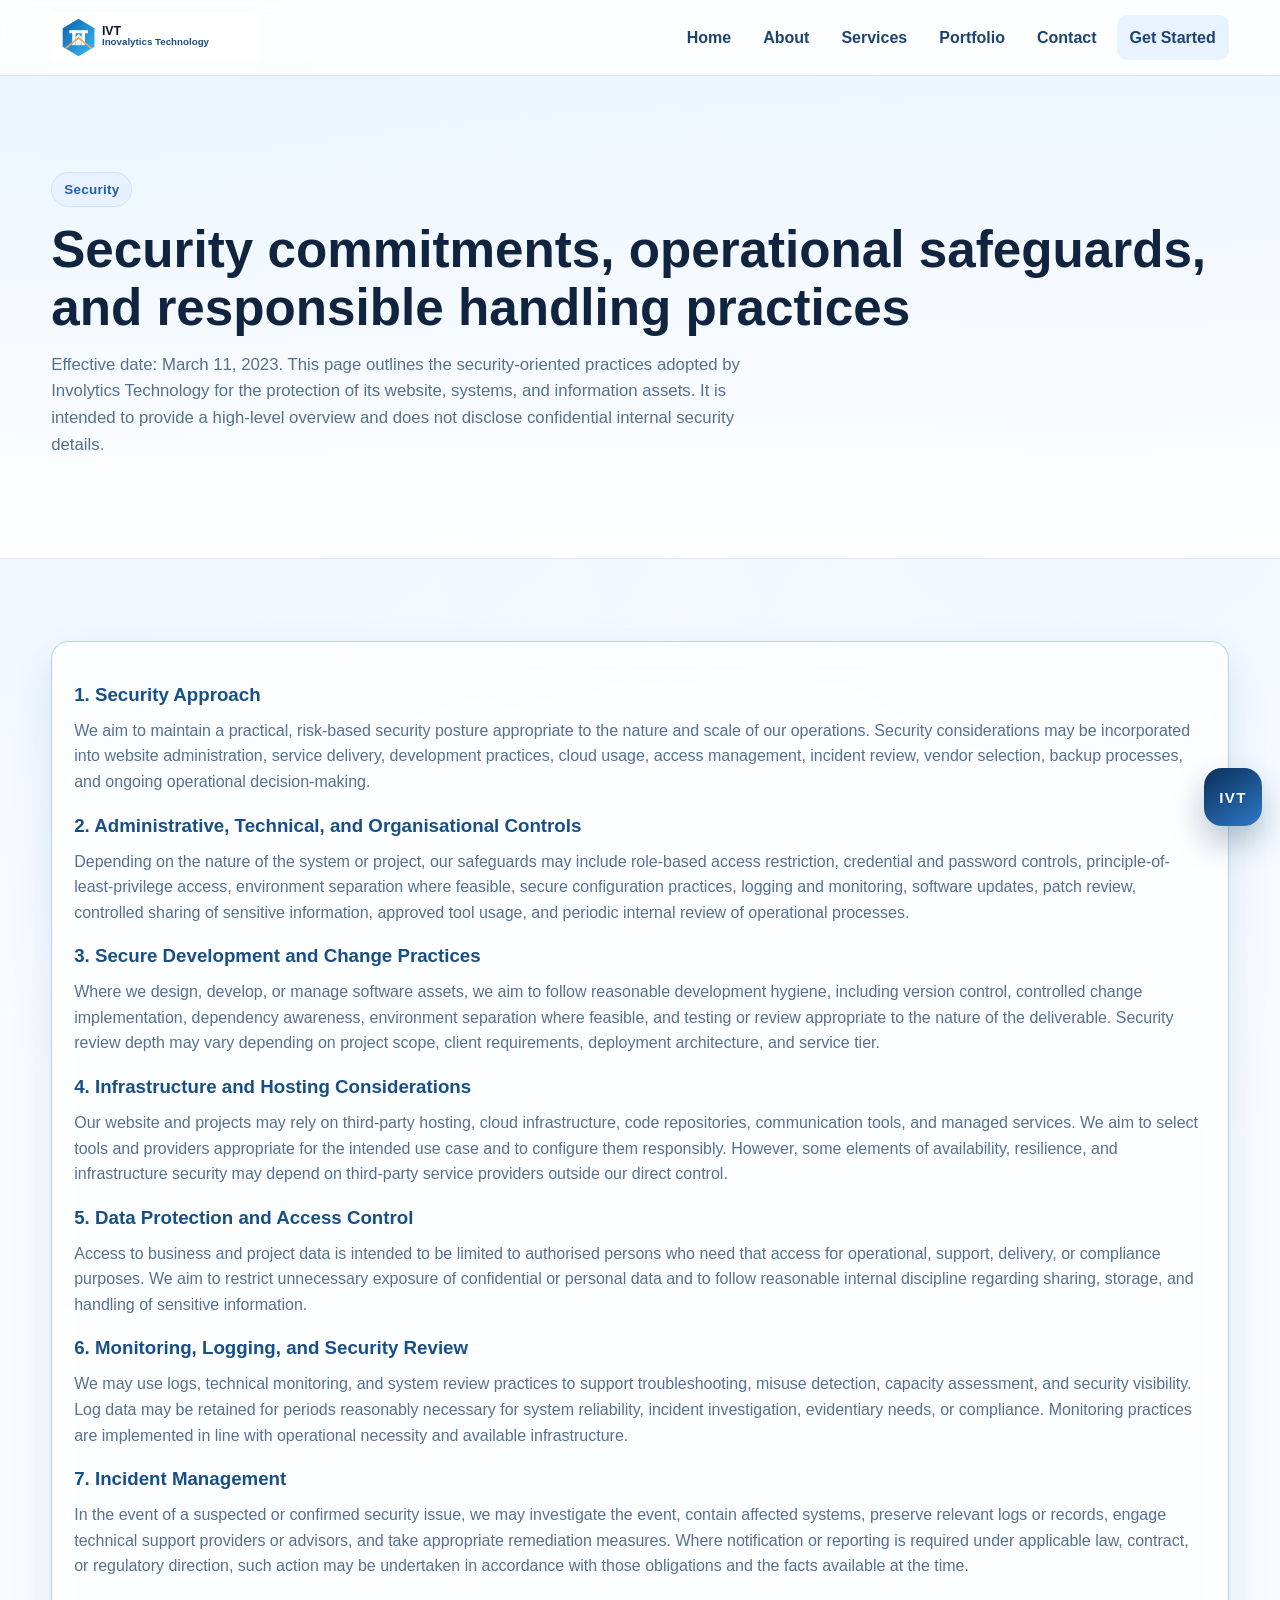
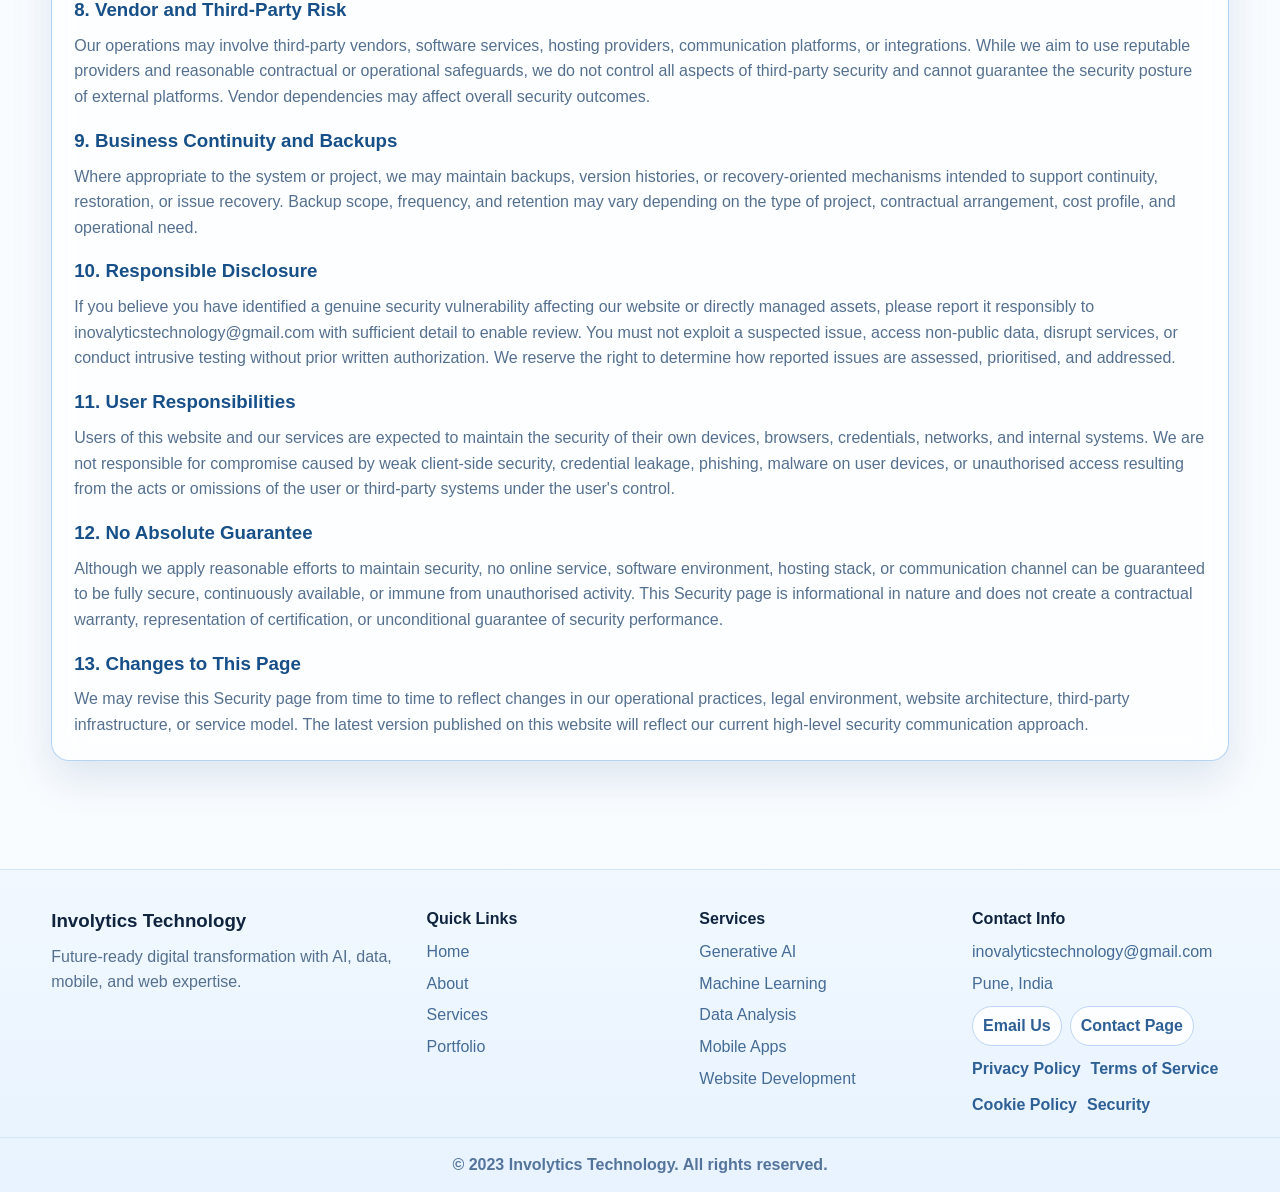
<file: security.html>
<!DOCTYPE html>
<html lang="en">
<head><meta charset="UTF-8" /><meta name="viewport" content="width=device-width, initial-scale=1.0" /><link rel="icon" type="image/svg+xml" href="images/logo.svg" /><title>Security | Involytics Technology</title><link rel="stylesheet" href="css/style.css?v=2" /></head>
<body>
<header class="site-header"><div class="container nav-wrap"><a href="index.html" class="brand"><img src="images/logo.svg" alt="IVT logo" class="brand-logo" /></a><button class="nav-toggle" type="button" data-nav-toggle>Menu</button><nav class="site-nav" data-nav><a href="index.html">Home</a><a href="about.html">About</a><a href="services.html">Services</a><a href="portfolio.html">Portfolio</a><a href="contact.html">Contact</a><a href="contact.html" class="btn btn-nav">Get Started</a></nav></div></header>
<main><section class="inner-hero section"><div class="container reveal"><p class="eyebrow">Security</p><h1>Security commitments, operational safeguards, and responsible handling practices</h1><p class="lead">Effective date: March 11, 2023. This page outlines the security-oriented practices adopted by Involytics Technology for the protection of its website, systems, and information assets. It is intended to provide a high-level overview and does not disclose confidential internal security details.</p></div></section><section class="section"><div class="container glass-card legal-page reveal"><h3>1. Security Approach</h3><p>We aim to maintain a practical, risk-based security posture appropriate to the nature and scale of our operations. Security considerations may be incorporated into website administration, service delivery, development practices, cloud usage, access management, incident review, vendor selection, backup processes, and ongoing operational decision-making.</p><h3>2. Administrative, Technical, and Organisational Controls</h3><p>Depending on the nature of the system or project, our safeguards may include role-based access restriction, credential and password controls, principle-of-least-privilege access, environment separation where feasible, secure configuration practices, logging and monitoring, software updates, patch review, controlled sharing of sensitive information, approved tool usage, and periodic internal review of operational processes.</p><h3>3. Secure Development and Change Practices</h3><p>Where we design, develop, or manage software assets, we aim to follow reasonable development hygiene, including version control, controlled change implementation, dependency awareness, environment separation where feasible, and testing or review appropriate to the nature of the deliverable. Security review depth may vary depending on project scope, client requirements, deployment architecture, and service tier.</p><h3>4. Infrastructure and Hosting Considerations</h3><p>Our website and projects may rely on third-party hosting, cloud infrastructure, code repositories, communication tools, and managed services. We aim to select tools and providers appropriate for the intended use case and to configure them responsibly. However, some elements of availability, resilience, and infrastructure security may depend on third-party service providers outside our direct control.</p><h3>5. Data Protection and Access Control</h3><p>Access to business and project data is intended to be limited to authorised persons who need that access for operational, support, delivery, or compliance purposes. We aim to restrict unnecessary exposure of confidential or personal data and to follow reasonable internal discipline regarding sharing, storage, and handling of sensitive information.</p><h3>6. Monitoring, Logging, and Security Review</h3><p>We may use logs, technical monitoring, and system review practices to support troubleshooting, misuse detection, capacity assessment, and security visibility. Log data may be retained for periods reasonably necessary for system reliability, incident investigation, evidentiary needs, or compliance. Monitoring practices are implemented in line with operational necessity and available infrastructure.</p><h3>7. Incident Management</h3><p>In the event of a suspected or confirmed security issue, we may investigate the event, contain affected systems, preserve relevant logs or records, engage technical support providers or advisors, and take appropriate remediation measures. Where notification or reporting is required under applicable law, contract, or regulatory direction, such action may be undertaken in accordance with those obligations and the facts available at the time.</p><h3>8. Vendor and Third-Party Risk</h3><p>Our operations may involve third-party vendors, software services, hosting providers, communication platforms, or integrations. While we aim to use reputable providers and reasonable contractual or operational safeguards, we do not control all aspects of third-party security and cannot guarantee the security posture of external platforms. Vendor dependencies may affect overall security outcomes.</p><h3>9. Business Continuity and Backups</h3><p>Where appropriate to the system or project, we may maintain backups, version histories, or recovery-oriented mechanisms intended to support continuity, restoration, or issue recovery. Backup scope, frequency, and retention may vary depending on the type of project, contractual arrangement, cost profile, and operational need.</p><h3>10. Responsible Disclosure</h3><p>If you believe you have identified a genuine security vulnerability affecting our website or directly managed assets, please report it responsibly to inovalyticstechnology@gmail.com with sufficient detail to enable review. You must not exploit a suspected issue, access non-public data, disrupt services, or conduct intrusive testing without prior written authorization. We reserve the right to determine how reported issues are assessed, prioritised, and addressed.</p><h3>11. User Responsibilities</h3><p>Users of this website and our services are expected to maintain the security of their own devices, browsers, credentials, networks, and internal systems. We are not responsible for compromise caused by weak client-side security, credential leakage, phishing, malware on user devices, or unauthorised access resulting from the acts or omissions of the user or third-party systems under the user's control.</p><h3>12. No Absolute Guarantee</h3><p>Although we apply reasonable efforts to maintain security, no online service, software environment, hosting stack, or communication channel can be guaranteed to be fully secure, continuously available, or immune from unauthorised activity. This Security page is informational in nature and does not create a contractual warranty, representation of certification, or unconditional guarantee of security performance.</p><h3>13. Changes to This Page</h3><p>We may revise this Security page from time to time to reflect changes in our operational practices, legal environment, website architecture, third-party infrastructure, or service model. The latest version published on this website will reflect our current high-level security communication approach.</p></div></section></main>
<footer class="site-footer"><div class="container footer-grid"><div><h3>Involytics Technology</h3><p>Future-ready digital transformation with AI, data, mobile, and web expertise.</p></div><div><h4>Quick Links</h4><ul><li><a href="index.html">Home</a></li><li><a href="about.html">About</a></li><li><a href="services.html">Services</a></li><li><a href="portfolio.html">Portfolio</a></li></ul></div><div><h4>Services</h4><ul><li>Generative AI</li><li>Machine Learning</li><li>Data Analysis</li><li>Mobile Apps</li><li>Website Development</li></ul></div><div><h4>Contact Info</h4><ul><li>inovalyticstechnology@gmail.com</li><li>Pune, India</li></ul><div class="social-row"><a href="mailto:inovalyticstechnology@gmail.com">Email Us</a><a href="contact.html">Contact Page</a></div><div class="legal-links"><a href="privacy.html">Privacy Policy</a><a href="terms.html">Terms of Service</a><a href="cookies.html">Cookie Policy</a><a href="security.html">Security</a></div></div></div><div class="copyright">&copy; 2023 Involytics Technology. All rights reserved.</div></footer>
  <button class="chatbot-toggle" type="button" data-chatbot-toggle aria-label="Open IVT chatbot">IVT</button>
  <div class="chatbot-panel" data-chatbot-panel>
    <div class="chatbot-head"><strong>IVT Chatbot</strong><span>Ask about services, pricing, and project planning</span></div>
    <div class="chatbot-messages" data-chatbot-messages>
      <div class="chatbot-message chatbot-bot">Hi, I am the IVT assistant. How can I help you today?</div>
    </div>
    <div class="chatbot-quick">
      <button type="button" data-chatbot-question="What services does IVT offer?">Services</button>
      <button type="button" data-chatbot-question="How can I contact IVT?">Contact</button>
      <button type="button" data-chatbot-question="Do you build chatbots and websites?">Solutions</button>
    </div>
    <form class="chatbot-form" data-chatbot-form>
      <input type="text" data-chatbot-input placeholder="Ask IVT something..." />
      <button type="submit">Send</button>
    </form>
  </div>
  <script src="js/main.js"></script>
</body></html>
</file>
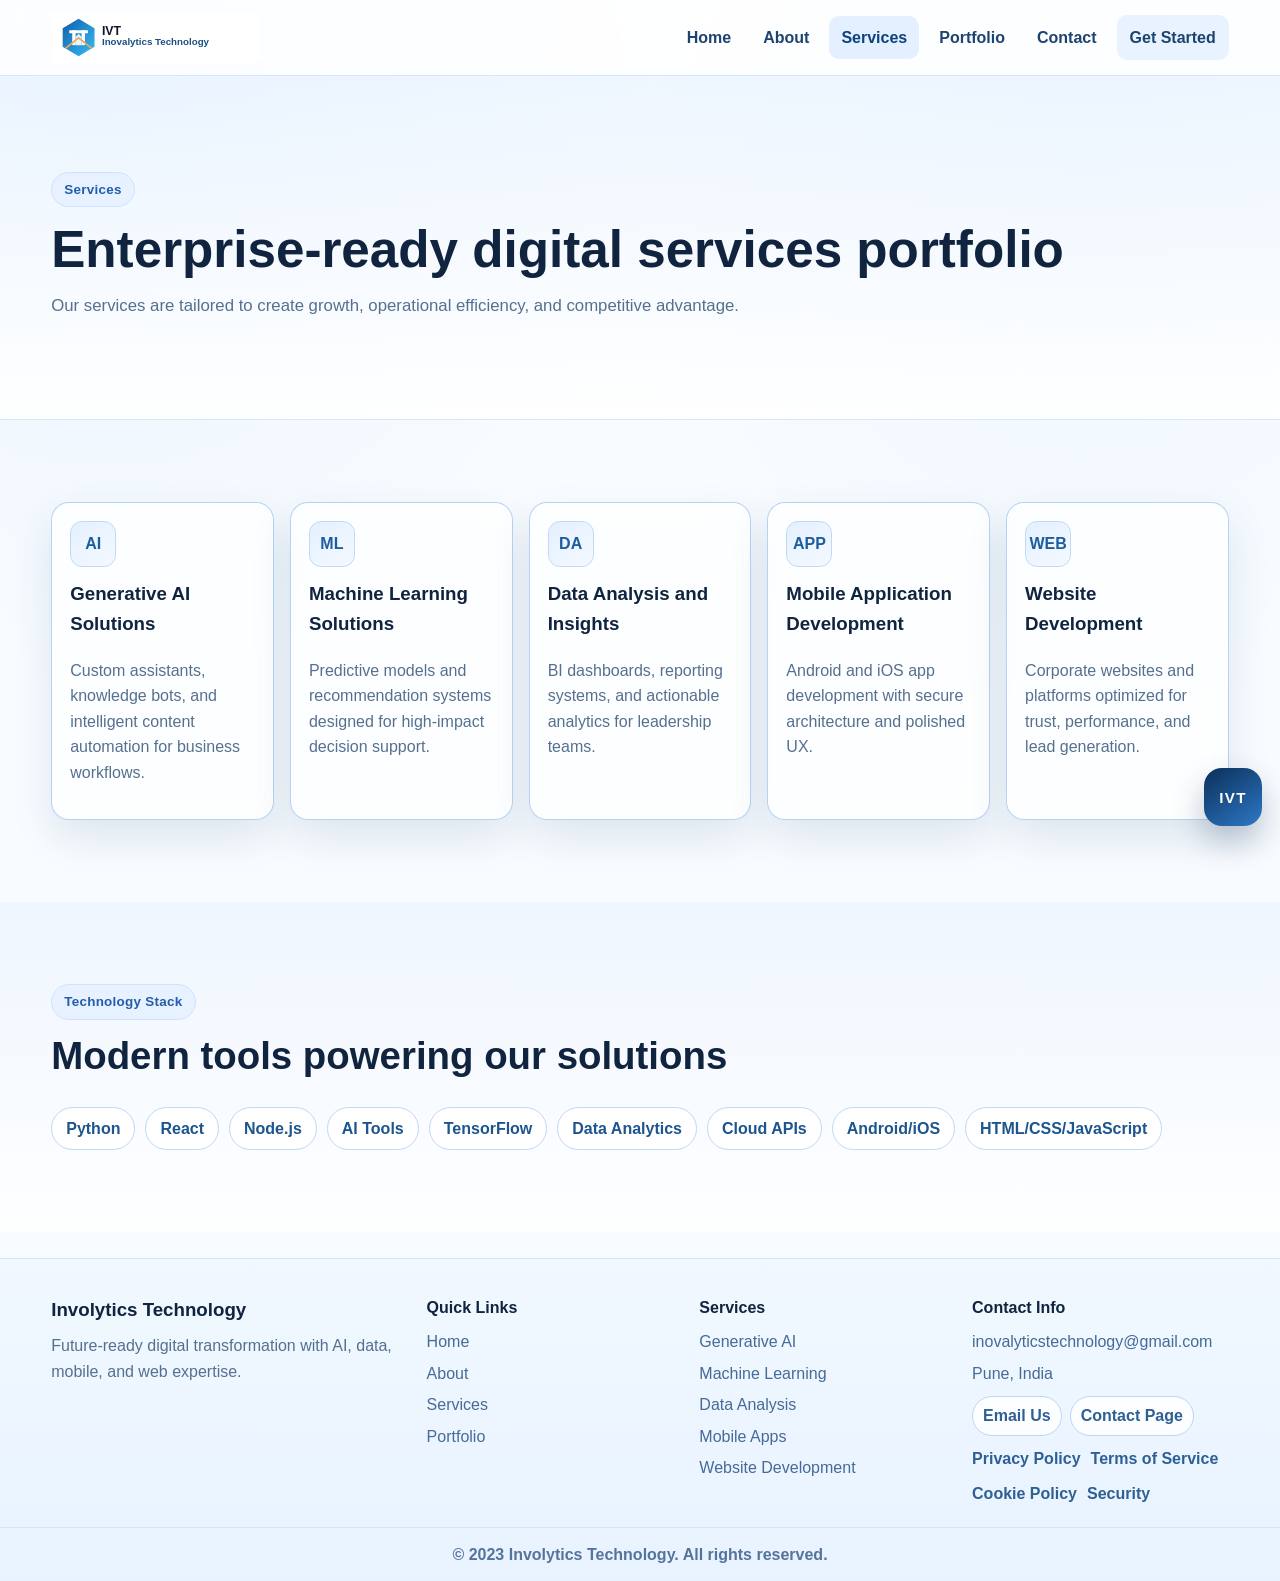
<file: services.html>
﻿<!DOCTYPE html>
<html lang="en">
<head>
  <meta charset="UTF-8" />
  <meta name="viewport" content="width=device-width, initial-scale=1.0" />
  <link rel="icon" type="image/svg+xml" href="images/logo.svg" />
  <title>Services | Involytics Technology</title>
  <meta name="description" content="Explore Involytics Technology services in AI, ML, Data, Mobile Apps, and Website Development." />
  <link rel="stylesheet" href="css/style.css?v=2" />
</head>
<body>
  <header class="site-header"><div class="container nav-wrap"><a href="index.html" class="brand"><img src="images/logo.svg" alt="IVT logo" class="brand-logo" /></a><button class="nav-toggle" type="button" data-nav-toggle>Menu</button><nav class="site-nav" data-nav><a href="index.html">Home</a><a href="about.html">About</a><a href="services.html">Services</a><a href="portfolio.html">Portfolio</a><a href="contact.html">Contact</a><a href="contact.html" class="btn btn-nav">Get Started</a></nav></div></header>
  <main>
    <section class="inner-hero section"><div class="container reveal"><p class="eyebrow">Services</p><h1>Enterprise-ready digital services portfolio</h1><p class="lead">Our services are tailored to create growth, operational efficiency, and competitive advantage.</p></div></section>
    <section class="section"><div class="container"><div class="cards-grid service-grid"><article class="glass-card reveal service-card"><span class="icon">AI</span><h3>Generative AI Solutions</h3><p>Custom assistants, knowledge bots, and intelligent content automation for business workflows.</p></article><article class="glass-card reveal service-card"><span class="icon">ML</span><h3>Machine Learning Solutions</h3><p>Predictive models and recommendation systems designed for high-impact decision support.</p></article><article class="glass-card reveal service-card"><span class="icon">DA</span><h3>Data Analysis and Insights</h3><p>BI dashboards, reporting systems, and actionable analytics for leadership teams.</p></article><article class="glass-card reveal service-card"><span class="icon">APP</span><h3>Mobile Application Development</h3><p>Android and iOS app development with secure architecture and polished UX.</p></article><article class="glass-card reveal service-card"><span class="icon">WEB</span><h3>Website Development</h3><p>Corporate websites and platforms optimized for trust, performance, and lead generation.</p></article></div></div></section>
    <section class="section section-alt"><div class="container"><div class="section-head reveal"><p class="eyebrow">Technology Stack</p><h2>Modern tools powering our solutions</h2></div><div class="tech-grid reveal"><span>Python</span><span>React</span><span>Node.js</span><span>AI Tools</span><span>TensorFlow</span><span>Data Analytics</span><span>Cloud APIs</span><span>Android/iOS</span><span>HTML/CSS/JavaScript</span></div></div></section>
  </main>
  <footer class="site-footer"><div class="container footer-grid"><div><h3>Involytics Technology</h3><p>Future-ready digital transformation with AI, data, mobile, and web expertise.</p></div><div><h4>Quick Links</h4><ul><li><a href="index.html">Home</a></li><li><a href="about.html">About</a></li><li><a href="services.html">Services</a></li><li><a href="portfolio.html">Portfolio</a></li></ul></div><div><h4>Services</h4><ul><li>Generative AI</li><li>Machine Learning</li><li>Data Analysis</li><li>Mobile Apps</li><li>Website Development</li></ul></div><div><h4>Contact Info</h4><ul><li>inovalyticstechnology@gmail.com</li><li>Pune, India</li></ul><div class="social-row"><a href="mailto:inovalyticstechnology@gmail.com">Email Us</a><a href="contact.html">Contact Page</a></div><div class="legal-links"><a href="privacy.html">Privacy Policy</a><a href="terms.html">Terms of Service</a><a href="cookies.html">Cookie Policy</a><a href="security.html">Security</a></div></div></div><div class="copyright">&copy; 2023 Involytics Technology. All rights reserved.</div></footer>
    <button class="chatbot-toggle" type="button" data-chatbot-toggle aria-label="Open IVT chatbot">IVT</button>
  <div class="chatbot-panel" data-chatbot-panel>
    <div class="chatbot-head"><strong>IVT Chatbot</strong><span>Ask about services, pricing, and project planning</span></div>
    <div class="chatbot-messages" data-chatbot-messages>
      <div class="chatbot-message chatbot-bot">Hi, I am the IVT assistant. How can I help you today?</div>
    </div>
    <div class="chatbot-quick">
      <button type="button" data-chatbot-question="What services does IVT offer?">Services</button>
      <button type="button" data-chatbot-question="How can I contact IVT?">Contact</button>
      <button type="button" data-chatbot-question="Do you build chatbots and websites?">Solutions</button>
    </div>
    <form class="chatbot-form" data-chatbot-form>
      <input type="text" data-chatbot-input placeholder="Ask IVT something..." />
      <button type="submit">Send</button>
    </form>
  </div>
  
  <script src="js/main.js"></script>
</body>
</html>
</file>
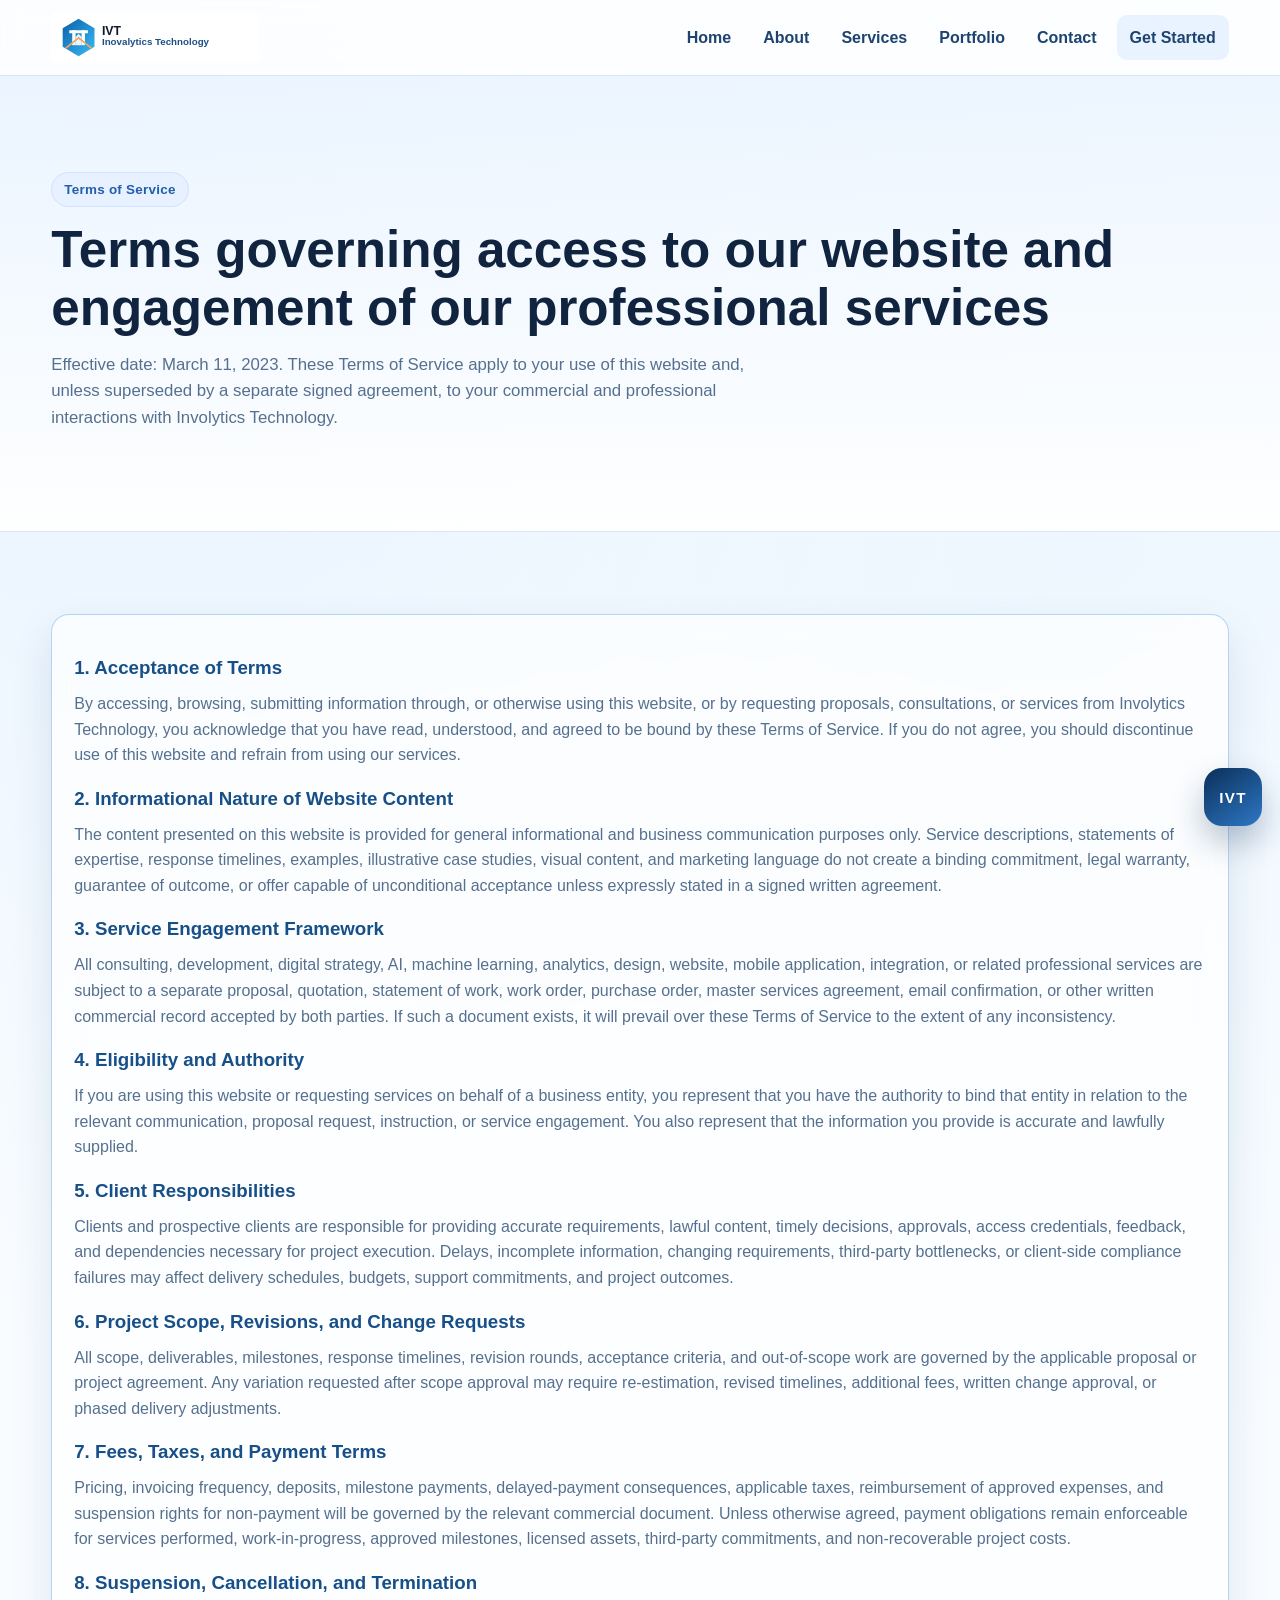
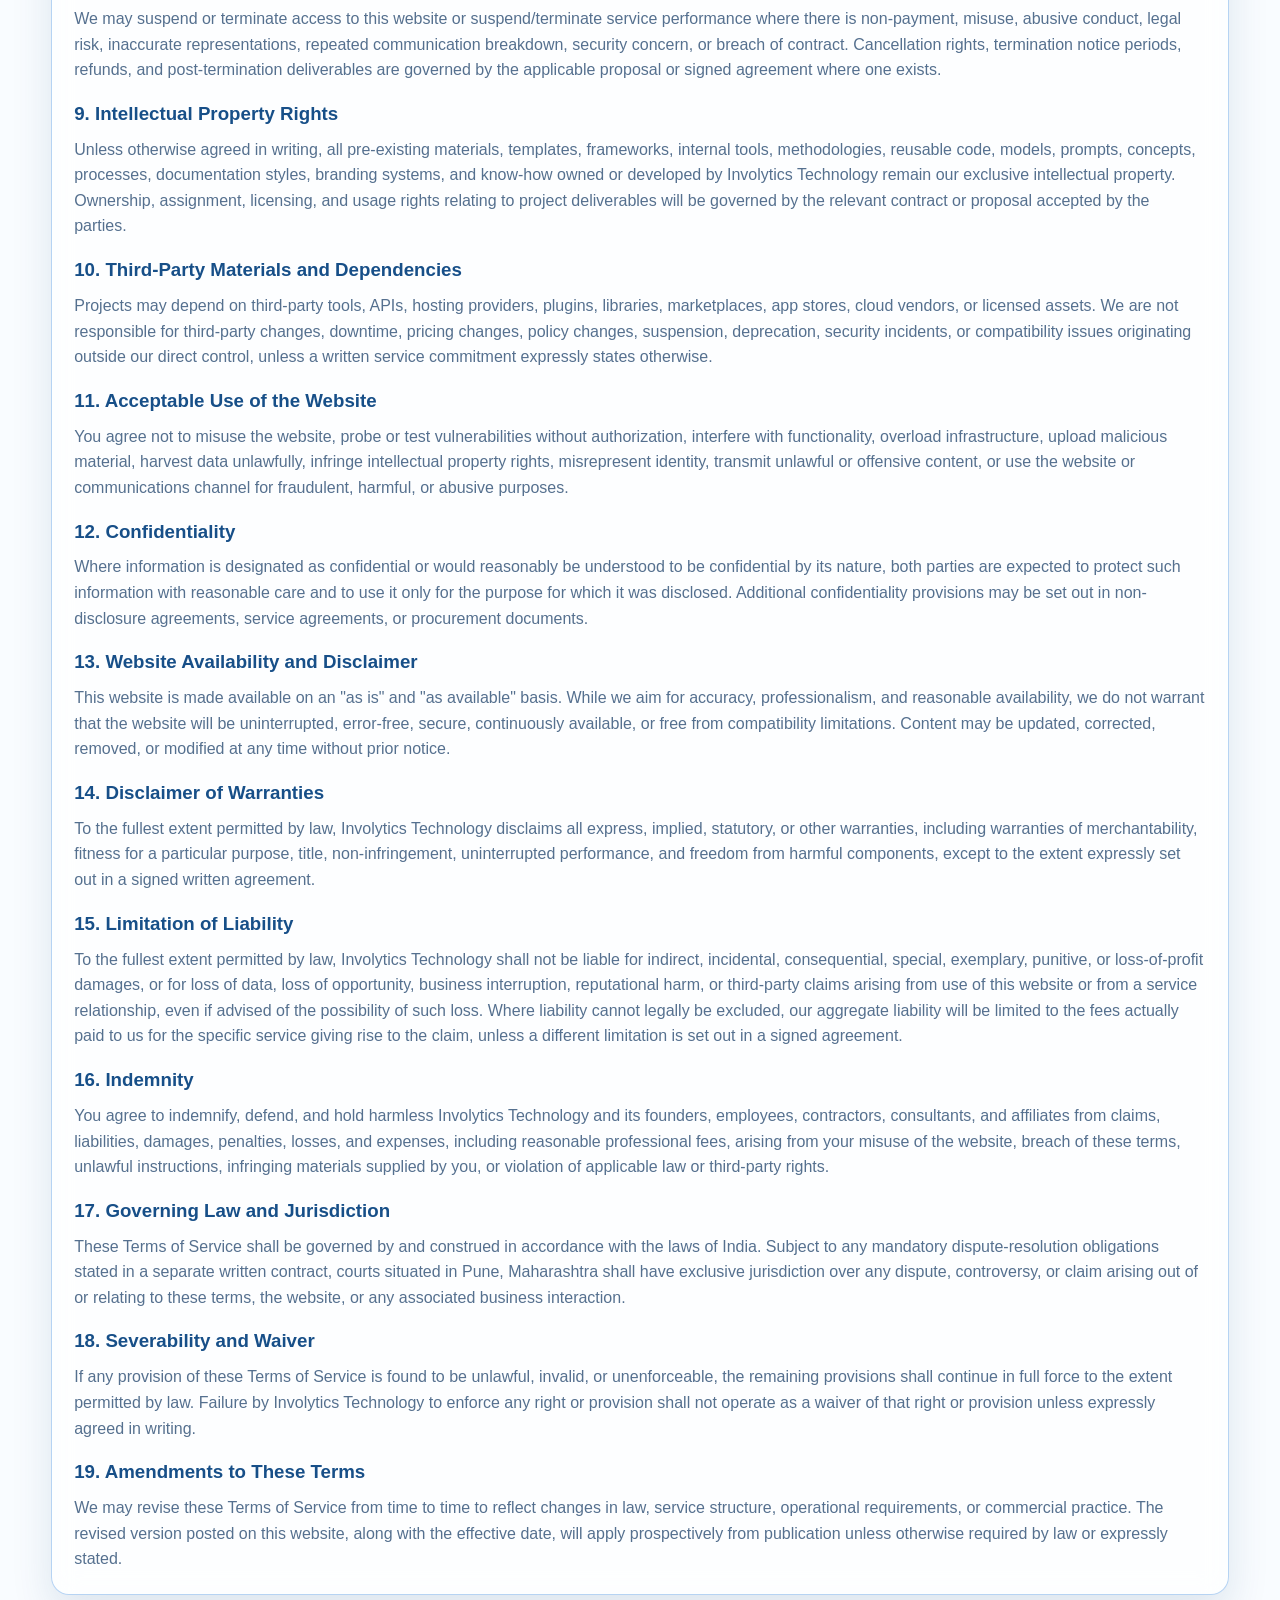
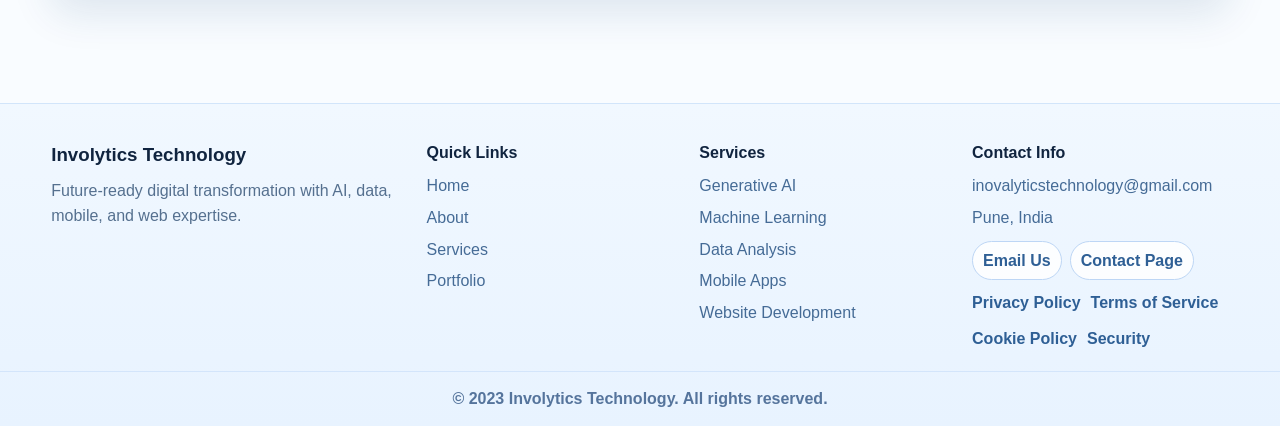
<file: terms.html>
<!DOCTYPE html>
<html lang="en">
<head>
  <meta charset="UTF-8" />
  <meta name="viewport" content="width=device-width, initial-scale=1.0" />
  <link rel="icon" type="image/svg+xml" href="images/logo.svg" />
  <title>Terms of Service | Involytics Technology</title>
  <link rel="stylesheet" href="css/style.css?v=2" />
</head>
<body>
  <header class="site-header"><div class="container nav-wrap"><a href="index.html" class="brand"><img src="images/logo.svg" alt="IVT logo" class="brand-logo" /></a><button class="nav-toggle" type="button" data-nav-toggle>Menu</button><nav class="site-nav" data-nav><a href="index.html">Home</a><a href="about.html">About</a><a href="services.html">Services</a><a href="portfolio.html">Portfolio</a><a href="contact.html">Contact</a><a href="contact.html" class="btn btn-nav">Get Started</a></nav></div></header>
  <main>
    <section class="inner-hero section"><div class="container reveal"><p class="eyebrow">Terms of Service</p><h1>Terms governing access to our website and engagement of our professional services</h1><p class="lead">Effective date: March 11, 2023. These Terms of Service apply to your use of this website and, unless superseded by a separate signed agreement, to your commercial and professional interactions with Involytics Technology.</p></div></section>
    <section class="section"><div class="container glass-card legal-page reveal">
      <h3>1. Acceptance of Terms</h3><p>By accessing, browsing, submitting information through, or otherwise using this website, or by requesting proposals, consultations, or services from Involytics Technology, you acknowledge that you have read, understood, and agreed to be bound by these Terms of Service. If you do not agree, you should discontinue use of this website and refrain from using our services.</p>
      <h3>2. Informational Nature of Website Content</h3><p>The content presented on this website is provided for general informational and business communication purposes only. Service descriptions, statements of expertise, response timelines, examples, illustrative case studies, visual content, and marketing language do not create a binding commitment, legal warranty, guarantee of outcome, or offer capable of unconditional acceptance unless expressly stated in a signed written agreement.</p>
      <h3>3. Service Engagement Framework</h3><p>All consulting, development, digital strategy, AI, machine learning, analytics, design, website, mobile application, integration, or related professional services are subject to a separate proposal, quotation, statement of work, work order, purchase order, master services agreement, email confirmation, or other written commercial record accepted by both parties. If such a document exists, it will prevail over these Terms of Service to the extent of any inconsistency.</p>
      <h3>4. Eligibility and Authority</h3><p>If you are using this website or requesting services on behalf of a business entity, you represent that you have the authority to bind that entity in relation to the relevant communication, proposal request, instruction, or service engagement. You also represent that the information you provide is accurate and lawfully supplied.</p>
      <h3>5. Client Responsibilities</h3><p>Clients and prospective clients are responsible for providing accurate requirements, lawful content, timely decisions, approvals, access credentials, feedback, and dependencies necessary for project execution. Delays, incomplete information, changing requirements, third-party bottlenecks, or client-side compliance failures may affect delivery schedules, budgets, support commitments, and project outcomes.</p>
      <h3>6. Project Scope, Revisions, and Change Requests</h3><p>All scope, deliverables, milestones, response timelines, revision rounds, acceptance criteria, and out-of-scope work are governed by the applicable proposal or project agreement. Any variation requested after scope approval may require re-estimation, revised timelines, additional fees, written change approval, or phased delivery adjustments.</p>
      <h3>7. Fees, Taxes, and Payment Terms</h3><p>Pricing, invoicing frequency, deposits, milestone payments, delayed-payment consequences, applicable taxes, reimbursement of approved expenses, and suspension rights for non-payment will be governed by the relevant commercial document. Unless otherwise agreed, payment obligations remain enforceable for services performed, work-in-progress, approved milestones, licensed assets, third-party commitments, and non-recoverable project costs.</p>
      <h3>8. Suspension, Cancellation, and Termination</h3><p>We may suspend or terminate access to this website or suspend/terminate service performance where there is non-payment, misuse, abusive conduct, legal risk, inaccurate representations, repeated communication breakdown, security concern, or breach of contract. Cancellation rights, termination notice periods, refunds, and post-termination deliverables are governed by the applicable proposal or signed agreement where one exists.</p>
      <h3>9. Intellectual Property Rights</h3><p>Unless otherwise agreed in writing, all pre-existing materials, templates, frameworks, internal tools, methodologies, reusable code, models, prompts, concepts, processes, documentation styles, branding systems, and know-how owned or developed by Involytics Technology remain our exclusive intellectual property. Ownership, assignment, licensing, and usage rights relating to project deliverables will be governed by the relevant contract or proposal accepted by the parties.</p>
      <h3>10. Third-Party Materials and Dependencies</h3><p>Projects may depend on third-party tools, APIs, hosting providers, plugins, libraries, marketplaces, app stores, cloud vendors, or licensed assets. We are not responsible for third-party changes, downtime, pricing changes, policy changes, suspension, deprecation, security incidents, or compatibility issues originating outside our direct control, unless a written service commitment expressly states otherwise.</p>
      <h3>11. Acceptable Use of the Website</h3><p>You agree not to misuse the website, probe or test vulnerabilities without authorization, interfere with functionality, overload infrastructure, upload malicious material, harvest data unlawfully, infringe intellectual property rights, misrepresent identity, transmit unlawful or offensive content, or use the website or communications channel for fraudulent, harmful, or abusive purposes.</p>
      <h3>12. Confidentiality</h3><p>Where information is designated as confidential or would reasonably be understood to be confidential by its nature, both parties are expected to protect such information with reasonable care and to use it only for the purpose for which it was disclosed. Additional confidentiality provisions may be set out in non-disclosure agreements, service agreements, or procurement documents.</p>
      <h3>13. Website Availability and Disclaimer</h3><p>This website is made available on an "as is" and "as available" basis. While we aim for accuracy, professionalism, and reasonable availability, we do not warrant that the website will be uninterrupted, error-free, secure, continuously available, or free from compatibility limitations. Content may be updated, corrected, removed, or modified at any time without prior notice.</p>
      <h3>14. Disclaimer of Warranties</h3><p>To the fullest extent permitted by law, Involytics Technology disclaims all express, implied, statutory, or other warranties, including warranties of merchantability, fitness for a particular purpose, title, non-infringement, uninterrupted performance, and freedom from harmful components, except to the extent expressly set out in a signed written agreement.</p>
      <h3>15. Limitation of Liability</h3><p>To the fullest extent permitted by law, Involytics Technology shall not be liable for indirect, incidental, consequential, special, exemplary, punitive, or loss-of-profit damages, or for loss of data, loss of opportunity, business interruption, reputational harm, or third-party claims arising from use of this website or from a service relationship, even if advised of the possibility of such loss. Where liability cannot legally be excluded, our aggregate liability will be limited to the fees actually paid to us for the specific service giving rise to the claim, unless a different limitation is set out in a signed agreement.</p>
      <h3>16. Indemnity</h3><p>You agree to indemnify, defend, and hold harmless Involytics Technology and its founders, employees, contractors, consultants, and affiliates from claims, liabilities, damages, penalties, losses, and expenses, including reasonable professional fees, arising from your misuse of the website, breach of these terms, unlawful instructions, infringing materials supplied by you, or violation of applicable law or third-party rights.</p>
      <h3>17. Governing Law and Jurisdiction</h3><p>These Terms of Service shall be governed by and construed in accordance with the laws of India. Subject to any mandatory dispute-resolution obligations stated in a separate written contract, courts situated in Pune, Maharashtra shall have exclusive jurisdiction over any dispute, controversy, or claim arising out of or relating to these terms, the website, or any associated business interaction.</p>
      <h3>18. Severability and Waiver</h3><p>If any provision of these Terms of Service is found to be unlawful, invalid, or unenforceable, the remaining provisions shall continue in full force to the extent permitted by law. Failure by Involytics Technology to enforce any right or provision shall not operate as a waiver of that right or provision unless expressly agreed in writing.</p>
      <h3>19. Amendments to These Terms</h3><p>We may revise these Terms of Service from time to time to reflect changes in law, service structure, operational requirements, or commercial practice. The revised version posted on this website, along with the effective date, will apply prospectively from publication unless otherwise required by law or expressly stated.</p>
    </div></section>
  </main>
  <footer class="site-footer"><div class="container footer-grid"><div><h3>Involytics Technology</h3><p>Future-ready digital transformation with AI, data, mobile, and web expertise.</p></div><div><h4>Quick Links</h4><ul><li><a href="index.html">Home</a></li><li><a href="about.html">About</a></li><li><a href="services.html">Services</a></li><li><a href="portfolio.html">Portfolio</a></li></ul></div><div><h4>Services</h4><ul><li>Generative AI</li><li>Machine Learning</li><li>Data Analysis</li><li>Mobile Apps</li><li>Website Development</li></ul></div><div><h4>Contact Info</h4><ul><li>inovalyticstechnology@gmail.com</li><li>Pune, India</li></ul><div class="social-row"><a href="mailto:inovalyticstechnology@gmail.com">Email Us</a><a href="contact.html">Contact Page</a></div><div class="legal-links"><a href="privacy.html">Privacy Policy</a><a href="terms.html">Terms of Service</a><a href="cookies.html">Cookie Policy</a><a href="security.html">Security</a></div></div></div><div class="copyright">&copy; 2023 Involytics Technology. All rights reserved.</div></footer>
    <button class="chatbot-toggle" type="button" data-chatbot-toggle aria-label="Open IVT chatbot">IVT</button>
  <div class="chatbot-panel" data-chatbot-panel>
    <div class="chatbot-head"><strong>IVT Chatbot</strong><span>Ask about services, pricing, and project planning</span></div>
    <div class="chatbot-messages" data-chatbot-messages>
      <div class="chatbot-message chatbot-bot">Hi, I am the IVT assistant. How can I help you today?</div>
    </div>
    <div class="chatbot-quick">
      <button type="button" data-chatbot-question="What services does IVT offer?">Services</button>
      <button type="button" data-chatbot-question="How can I contact IVT?">Contact</button>
      <button type="button" data-chatbot-question="Do you build chatbots and websites?">Solutions</button>
    </div>
    <form class="chatbot-form" data-chatbot-form>
      <input type="text" data-chatbot-input placeholder="Ask IVT something..." />
      <button type="submit">Send</button>
    </form>
  </div>
  <script src="js/main.js"></script>
</body>
</html>
</file>
<file: css/style.css>
﻿:root {
  --bg: #f9fcff;
  --bg-soft: #f1f7ff;
  --surface: rgba(255, 255, 255, 0.7);
  --surface-strong: #ffffff;
  --text: #10243f;
  --muted: #55708f;
  --line: #d9e8f8;
  --primary: #2f7fe8;
  --primary-soft: #e8f1ff;
  --glow: rgba(47, 127, 232, 0.16);
  --shadow: 0 18px 42px rgba(19, 63, 112, 0.12);
}

* {
  box-sizing: border-box;
}

html {
  scroll-behavior: smooth;
}

body {
  margin: 0;
  font-family: "Segoe UI", "Helvetica Neue", Arial, sans-serif;
  color: var(--text);
  background: radial-gradient(circle at 8% 8%, #e9f4ff 0, transparent 30%),
    radial-gradient(circle at 85% 15%, #eef7ff 0, transparent 28%),
    var(--bg);
  line-height: 1.6;
}

a {
  color: inherit;
  text-decoration: none;
}

.container {
  width: min(1180px, 92%);
  margin: 0 auto;
}

.section {
  padding: 82px 0;
}

.section-alt {
  background: linear-gradient(180deg, rgba(227, 239, 255, 0.45), rgba(255, 255, 255, 0.85));
}

.section-head {
  max-width: 820px;
  margin-bottom: 28px;
}

.eyebrow {
  display: inline-flex;
  padding: 6px 12px;
  border-radius: 999px;
  background: var(--primary-soft);
  border: 1px solid #cfe2ff;
  color: #215eab;
  font-weight: 700;
  font-size: 0.84rem;
  letter-spacing: 0.02em;
}

h1,
h2,
h3,
h4,
p {
  margin-top: 0;
}

h1 {
  font-size: clamp(2rem, 4vw, 3.4rem);
  line-height: 1.14;
  margin-bottom: 14px;
}

h2 {
  font-size: clamp(1.7rem, 3vw, 2.5rem);
  line-height: 1.18;
  margin-bottom: 10px;
}

p {
  color: var(--muted);
}

.lead {
  font-size: 1.05rem;
  max-width: 700px;
}

.site-header {
  position: sticky;
  top: 0;
  z-index: 1200;
  backdrop-filter: blur(12px);
  background: rgba(255, 255, 255, 0.8);
  border-bottom: 1px solid rgba(194, 218, 246, 0.65);
}

.nav-wrap {
  display: flex;
  align-items: center;
  justify-content: space-between;
  gap: 14px;
  padding: 12px 0;
}

.brand {
  display: inline-flex;
  align-items: center;
}

.brand-logo {
  display: block;
  width: 208px;
  height: auto;
}

.site-nav {
  display: flex;
  align-items: center;
  gap: 8px;
}

.site-nav a {
  padding: 9px 12px;
  font-weight: 600;
  border-radius: 10px;
  color: #1d4470;
  transition: 0.24s ease;
}

.site-nav a:hover {
  background: #ecf4ff;
  color: #0d3f77;
}

.nav-toggle {
  display: none;
  border: 1px solid #b6d2f5;
  background: #f4f9ff;
  border-radius: 9px;
  padding: 8px 12px;
  color: #25588f;
  font-weight: 700;
}

.btn {
  display: inline-flex;
  align-items: center;
  justify-content: center;
  padding: 12px 18px;
  border-radius: 12px;
  font-weight: 700;
  border: 1px solid transparent;
  transition: transform 0.24s ease, box-shadow 0.24s ease, background 0.24s ease;
}

.btn:hover {
  transform: translateY(-1px);
}

.btn-primary {
  background: linear-gradient(135deg, #2f7fe8, #4a97fb);
  color: #fff;
  box-shadow: 0 14px 28px rgba(47, 127, 232, 0.22);
}

.btn-primary:hover {
  box-shadow: 0 18px 34px rgba(47, 127, 232, 0.32);
}

.btn-secondary {
  border-color: #a9cbf5;
  background: rgba(255, 255, 255, 0.8);
  color: #1e4f84;
}

.btn-nav {
  background: #e9f2ff;
  color: #1f4e83;
}

.hero {
  position: relative;
  overflow: hidden;
  isolation: isolate;
  padding-top: 96px;
}

.hero::before {
  content: "";
  position: absolute;
  inset: 0;
  background:
    linear-gradient(90deg, rgba(244, 249, 255, 0.92) 0%, rgba(235, 244, 255, 0.74) 42%, rgba(18, 44, 78, 0.44) 100%),
    url("https://images.unsplash.com/photo-1497366754035-f200968a6e72?auto=format&fit=crop&w=1600&q=80") center/cover no-repeat;
  opacity: 0.82;
  z-index: -2;
}

.hero::after {
  content: "";
  position: absolute;
  inset: 0;
  background:
    radial-gradient(circle at 18% 22%, rgba(92, 164, 255, 0.2), transparent 28%),
    linear-gradient(180deg, rgba(255, 255, 255, 0.08), rgba(255, 255, 255, 0.72));
  z-index: -1;
}

.hero-grid {
  display: grid;
  grid-template-columns: 1.1fr 0.9fr;
  gap: 26px;
  align-items: center;
}

.hero-content {
  padding: 28px;
  border: 1px solid rgba(196, 219, 245, 0.75);
  border-radius: 24px;
  background: rgba(255, 255, 255, 0.56);
  backdrop-filter: blur(10px);
  box-shadow: 0 20px 42px rgba(18, 57, 100, 0.08);
}

.hero-actions {
  display: flex;
  flex-wrap: wrap;
  gap: 12px;
  margin-top: 26px;
}

.hero-badges {
  display: flex;
  flex-wrap: wrap;
  gap: 10px;
  margin-top: 18px;
}

.hero-badges span {
  background: rgba(255, 255, 255, 0.68);
  border: 1px solid #d2e5ff;
  color: #2e5e95;
  padding: 7px 12px;
  border-radius: 999px;
  font-size: 0.84rem;
  font-weight: 700;
}

.hero-visual {
  position: relative;
  min-height: 400px;
  border-radius: 24px;
  overflow: hidden;
  background: linear-gradient(165deg, rgba(210, 229, 252, 0.7), rgba(128, 171, 219, 0.36));
  border: 1px solid rgba(175, 209, 245, 0.75);
}

.blob {
  position: absolute;
  border-radius: 50%;
  filter: blur(2px);
}

.blob-a {
  width: 240px;
  height: 240px;
  background: rgba(67, 129, 205, 0.38);
  top: -40px;
  right: -40px;
}

.blob-b {
  width: 180px;
  height: 180px;
  background: rgba(28, 96, 182, 0.34);
  bottom: -20px;
  left: -26px;
}

.ring {
  position: absolute;
  width: 220px;
  height: 220px;
  border-radius: 50%;
  border: 2px dashed rgba(47, 127, 232, 0.35);
  top: 90px;
  left: 50%;
  transform: translateX(-50%);
  animation: spin 24s linear infinite;
}

.glass-card {
  background: var(--surface);
  border: 1px solid rgba(175, 207, 242, 0.9);
  box-shadow: var(--shadow);
  backdrop-filter: blur(14px);
  border-radius: 18px;
}

.visual-main {
  position: absolute;
  width: min(82%, 340px);
  left: 50%;
  top: 52%;
  transform: translate(-50%, -50%);
  padding: 24px;
  z-index: 3;
}

.visual-main h3 {
  margin-bottom: 8px;
}

.visual-mini {
  position: absolute;
  padding: 12px 14px;
  font-weight: 700;
  color: #19518a;
  z-index: 4;
}

.visual-mini.top {
  top: 32px;
  left: 24px;
}

.visual-mini.bottom {
  bottom: 28px;
  right: 22px;
}

.about-grid {
  display: grid;
  grid-template-columns: repeat(3, minmax(0, 1fr));
  gap: 16px;
}

.about-story {
  grid-column: span 3;
}

.cards-grid {
  display: grid;
  grid-template-columns: repeat(3, minmax(0, 1fr));
  gap: 16px;
}

.service-grid {
  grid-template-columns: repeat(5, minmax(0, 1fr));
}

.service-card {
  padding: 18px;
}

.icon {
  width: 46px;
  height: 46px;
  display: grid;
  place-items: center;
  border-radius: 12px;
  background: linear-gradient(145deg, #e4f0ff, #f4f9ff);
  border: 1px solid #bfd9f7;
  color: #1e5d9d;
  font-weight: 800;
  margin-bottom: 12px;
}

.chips-grid {
  display: grid;
  grid-template-columns: repeat(3, minmax(0, 1fr));
  gap: 12px;
}

.chips-grid span {
  border: 1px solid #c9ddf5;
  background: #fff;
  border-radius: 12px;
  padding: 12px;
  font-weight: 600;
  color: #255480;
}

.tech-grid {
  display: flex;
  flex-wrap: wrap;
  gap: 10px;
}

.tech-grid span {
  border-radius: 999px;
  border: 1px solid #bfd8f7;
  padding: 8px 14px;
  background: #fff;
  color: #1d558e;
  font-weight: 700;
}

.portfolio-grid {
  grid-template-columns: repeat(5, minmax(0, 1fr));
}

.project-card {
  border: 1px solid #d4e5f8;
  background: #fff;
  border-radius: 16px;
  overflow: hidden;
  box-shadow: 0 14px 30px rgba(18, 57, 100, 0.08);
  transition: transform 0.24s ease, box-shadow 0.24s ease;
}

.project-card:hover {
  transform: translateY(-3px);
  box-shadow: 0 18px 34px rgba(18, 57, 100, 0.14);
}

.project-image {
  min-height: 138px;
  display: grid;
  place-items: center;
  text-align: center;
  font-weight: 800;
  letter-spacing: 0.02em;
  color: #ffffff;
  background: linear-gradient(135deg, #75b5ff, #2f7fe8);
}

.project-body {
  padding: 14px;
}

.project-body h3 {
  margin-bottom: 8px;
  font-size: 1rem;
}

.stats-section {
  background: linear-gradient(145deg, #ecf4ff, #ffffff);
}

.stats-grid {
  display: grid;
  grid-template-columns: repeat(4, minmax(0, 1fr));
  gap: 14px;
}

.stat-card {
  background: #fff;
  border-radius: 16px;
  border: 1px solid #d3e4f8;
  text-align: center;
  padding: 20px 14px;
}

.stat-card h3 {
  font-size: 2rem;
  color: #1e66b2;
  margin: 0;
}

.stat-card p {
  margin: 4px 0 0;
  color: #3f638a;
  font-weight: 600;
}

.testimonial-grid {
  grid-template-columns: repeat(3, minmax(0, 1fr));
}

.testimonial-card {
  padding: 20px;
}

.testimonial-card h4 {
  margin: 12px 0 0;
}

.contact-grid {
  display: grid;
  grid-template-columns: 1fr 1fr;
  gap: 18px;
}

.contact-info ul,
.site-footer ul {
  list-style: none;
  padding: 0;
  margin: 0;
}

.contact-info li {
  margin-bottom: 8px;
  color: #355a82;
}

.map-placeholder {
  margin-top: 14px;
  min-height: 180px;
  border-radius: 14px;
  border: 1px dashed #b6d2f5;
  background: linear-gradient(135deg, #eef6ff, #f8fbff);
  display: grid;
  place-items: center;
  color: #3d6693;
  font-weight: 700;
}

.contact-form {
  padding: 18px;
}

.contact-form label {
  font-weight: 700;
  color: #214f82;
  margin-bottom: 6px;
  display: block;
}

.contact-form input,
.contact-form select,
.contact-form textarea {
  width: 100%;
  border: 1px solid #bfd8f7;
  border-radius: 10px;
  padding: 10px 12px;
  font: inherit;
  margin-bottom: 11px;
  background: rgba(255, 255, 255, 0.95);
}

.site-footer {
  margin-top: 26px;
  background: linear-gradient(180deg, #f1f8ff, #e8f3ff);
  border-top: 1px solid #d2e5fa;
}

.footer-grid {
  padding: 36px 0 20px;
  display: grid;
  grid-template-columns: 1.4fr 1fr 1fr 1fr;
  gap: 16px;
}

.footer-grid h3,
.footer-grid h4 {
  margin-bottom: 8px;
}

.footer-grid li {
  margin-bottom: 6px;
  color: #456b96;
}

.social-row {
  display: flex;
  gap: 8px;
  flex-wrap: wrap;
  margin-top: 10px;
}

.social-row a {
  border: 1px solid #bdd6f5;
  border-radius: 999px;
  padding: 6px 10px;
  color: #2e5f95;
  font-weight: 600;
  background: rgba(255, 255, 255, 0.85);
}

.copyright {
  border-top: 1px solid #d3e5fb;
  text-align: center;
  color: #55749c;
  font-weight: 600;
  padding: 14px;
}


.reveal {
  opacity: 0;
  transform: translateY(22px);
  transition: opacity 0.75s ease, transform 0.75s ease;
}

.reveal.is-visible {
  opacity: 1;
  transform: translateY(0);
}

@keyframes spin {
  to {
    transform: translateX(-50%) rotate(360deg);
  }
}

@media (max-width: 1180px) {
  .service-grid,
  .portfolio-grid {
    grid-template-columns: repeat(3, minmax(0, 1fr));
  }
}

@media (max-width: 980px) {
  .hero-grid,
  .contact-grid,
  .about-grid,
  .cards-grid,
  .service-grid,
  .chips-grid,
  .stats-grid,
  .testimonial-grid,
  .portfolio-grid,
  .footer-grid {
    grid-template-columns: repeat(2, minmax(0, 1fr));
  }

  .about-story {
    grid-column: span 2;
  }

  .site-nav {
    position: absolute;
    top: 66px;
    right: 4%;
    left: 4%;
    display: none;
    flex-direction: column;
    align-items: stretch;
    background: rgba(255, 255, 255, 0.98);
    border: 1px solid #c5dbf8;
    border-radius: 12px;
    padding: 10px;
    box-shadow: var(--shadow);
  }

  .site-nav.open {
    display: flex;
  }

  .nav-toggle {
    display: inline-flex;
  }
}

@media (max-width: 680px) {
  .section {
    padding: 62px 0;
  }

  .hero {
    padding-top: 72px;
  }

  .hero-grid,
  .contact-grid,
  .about-grid,
  .cards-grid,
  .service-grid,
  .chips-grid,
  .stats-grid,
  .testimonial-grid,
  .portfolio-grid,
  .footer-grid {
    grid-template-columns: 1fr;
  }

  .about-story {
    grid-column: span 1;
  }

  .hero-visual {
    min-height: 320px;
  }
}

.inner-hero {
  background: linear-gradient(180deg, rgba(234, 244, 255, 0.7), rgba(255, 255, 255, 0.95));
  border-bottom: 1px solid #d9e8f8;
  padding-top: 96px;
}

.site-nav a.active {
  background: #e4f0ff;
  color: #0e427d;
}

.legal-links {
  display: flex;
  flex-wrap: wrap;
  gap: 10px;
  margin-top: 10px;
}

.legal-links a {
  color: #2e5f95;
  font-weight: 600;
}

.legal-page {
  padding: 22px;
}

.legal-page h3 {
  margin: 16px 0 8px;
  color: #174f88;
}

.legal-page p {
  margin-bottom: 0;
}

.hero-photo {
  position: absolute;
  inset: 0;
  width: 100%;
  height: 100%;
  object-fit: cover;
  opacity: 0.22;
  filter: saturate(0.9) contrast(1.02);
}

.project-image {
  background-size: cover;
  background-position: center;
  text-shadow: 0 3px 16px rgba(0,0,0,0.68);
}





@media (max-width: 680px) {
  .brand-logo {
    width: 168px;
  }
}


.chatbot-toggle {
  position: fixed;
  right: 18px;
  bottom: 74px;
  width: 58px;
  height: 58px;
  border: 0;
  border-radius: 18px;
  background: linear-gradient(145deg, #0a2f59, #2e78c6);
  color: #fff;
  font-weight: 800;
  font-size: 0.95rem;
  letter-spacing: 0.08em;
  box-shadow: 0 16px 32px rgba(9, 43, 82, 0.28);
  z-index: 1300;
}

.chatbot-panel {
  position: fixed;
  right: 18px;
  bottom: 142px;
  width: min(360px, calc(100vw - 28px));
  border-radius: 22px;
  background: rgba(255, 255, 255, 0.96);
  border: 1px solid #c9ddf5;
  box-shadow: 0 24px 48px rgba(12, 45, 82, 0.18);
  overflow: hidden;
  opacity: 0;
  visibility: hidden;
  transform: translateY(16px);
  transition: 0.26s ease;
  z-index: 1300;
}

.chatbot-panel.open {
  opacity: 1;
  visibility: visible;
  transform: translateY(0);
}

.chatbot-head {
  padding: 16px 18px 12px;
  background: linear-gradient(145deg, #0a2f59, #2e78c6);
  color: #fff;
}

.chatbot-head strong {
  display: block;
  font-size: 1rem;
}

.chatbot-head span {
  font-size: 0.84rem;
  opacity: 0.88;
}

.chatbot-messages {
  max-height: 270px;
  overflow-y: auto;
  padding: 16px;
  background: #f8fbff;
}

.chatbot-message {
  max-width: 88%;
  padding: 10px 12px;
  border-radius: 14px;
  margin-bottom: 10px;
  font-size: 0.93rem;
  line-height: 1.5;
}

.chatbot-bot {
  background: #e9f2ff;
  color: #20476f;
  border-top-left-radius: 6px;
}

.chatbot-user {
  margin-left: auto;
  background: #0d3f77;
  color: #fff;
  border-top-right-radius: 6px;
}

.chatbot-quick {
  display: flex;
  flex-wrap: wrap;
  gap: 8px;
  padding: 0 16px 16px;
  background: #f8fbff;
}

.chatbot-quick button {
  border: 1px solid #bfd8f7;
  background: #fff;
  color: #275687;
  border-radius: 999px;
  padding: 8px 12px;
  font: inherit;
  font-size: 0.84rem;
  font-weight: 700;
}

.chatbot-form {
  display: flex;
  gap: 8px;
  padding: 14px 16px 16px;
  border-top: 1px solid #dceafa;
  background: #fff;
}

.chatbot-form input {
  flex: 1;
  border: 1px solid #bfd8f7;
  border-radius: 12px;
  padding: 10px 12px;
  font: inherit;
}

.chatbot-form button {
  border: 0;
  border-radius: 12px;
  background: linear-gradient(145deg, #0a2f59, #2e78c6);
  color: #fff;
  padding: 0 14px;
  font-weight: 700;
}

.form-note {
  margin: 2px 0 10px;
  font-size: 0.86rem;
}

.form-status {
  min-height: 22px;
  margin: 0 0 12px;
  color: #1f5d99;
  font-weight: 700;
}
</file>
